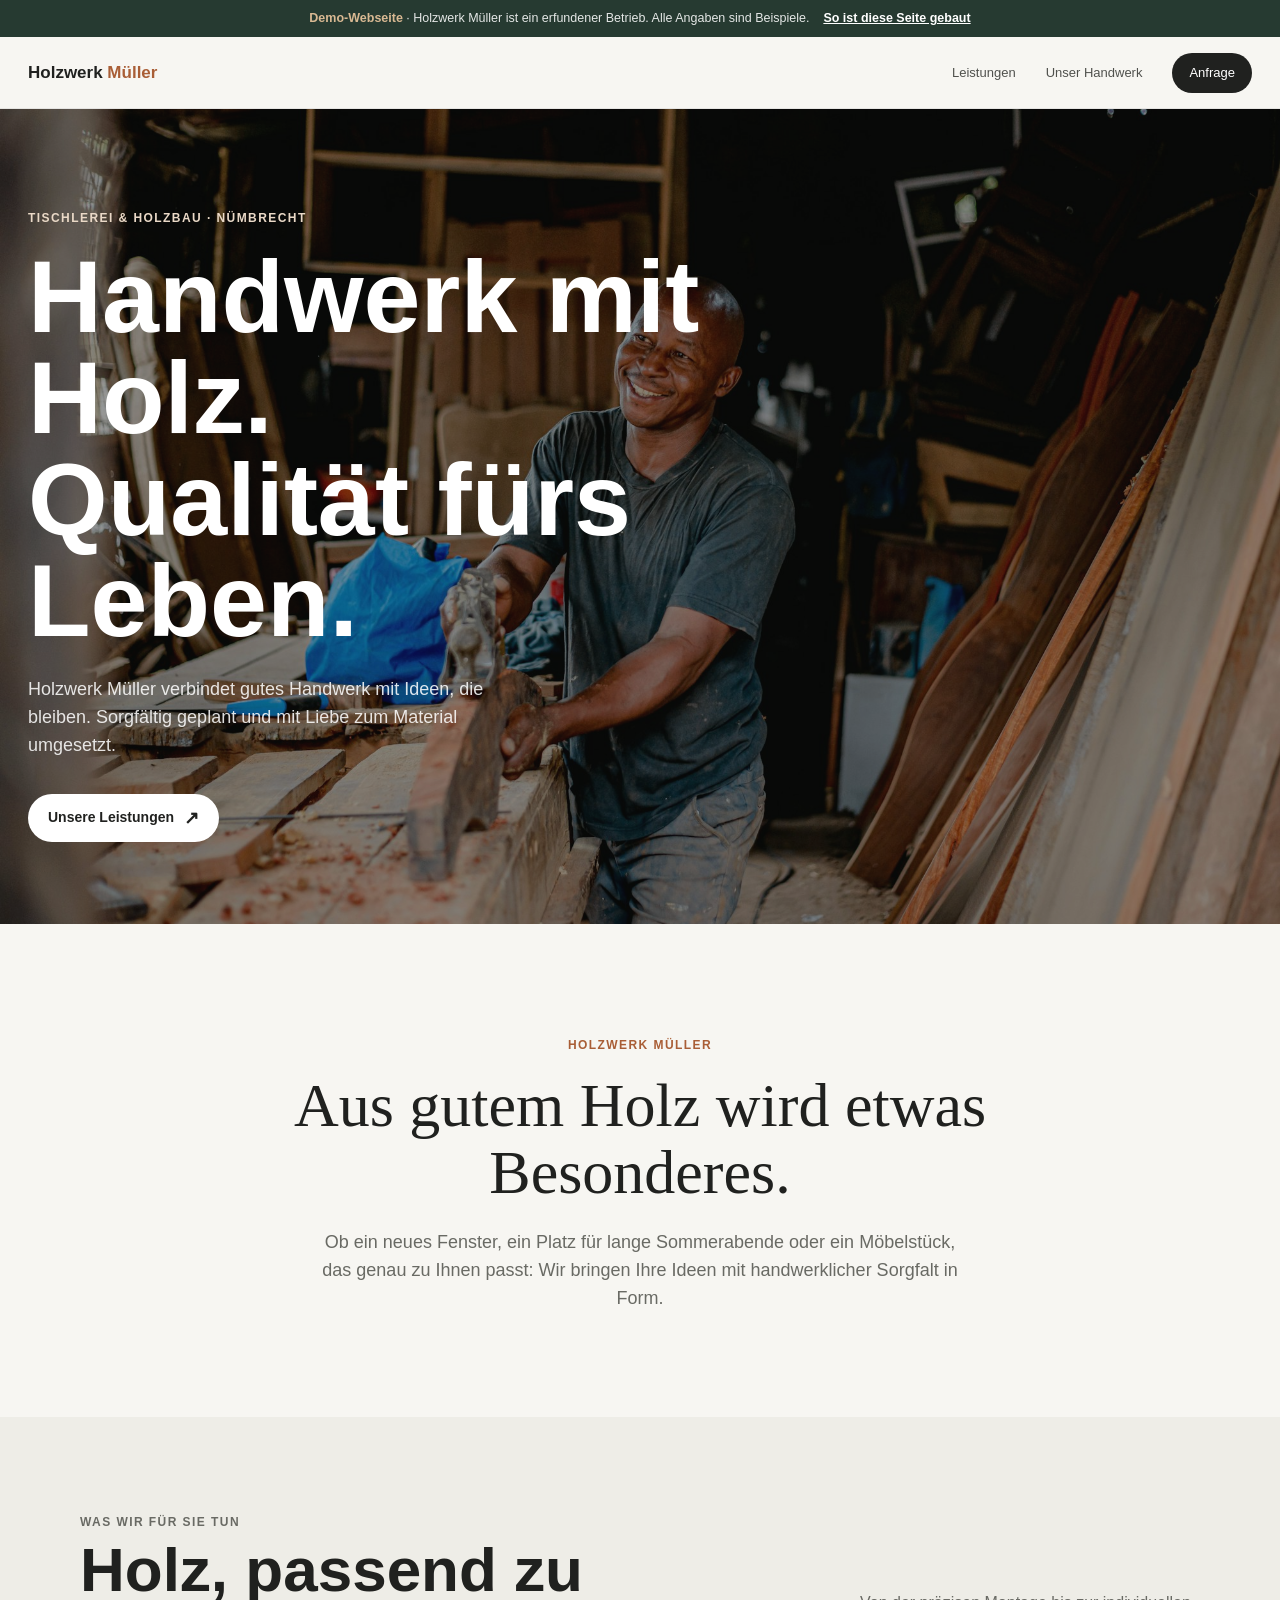
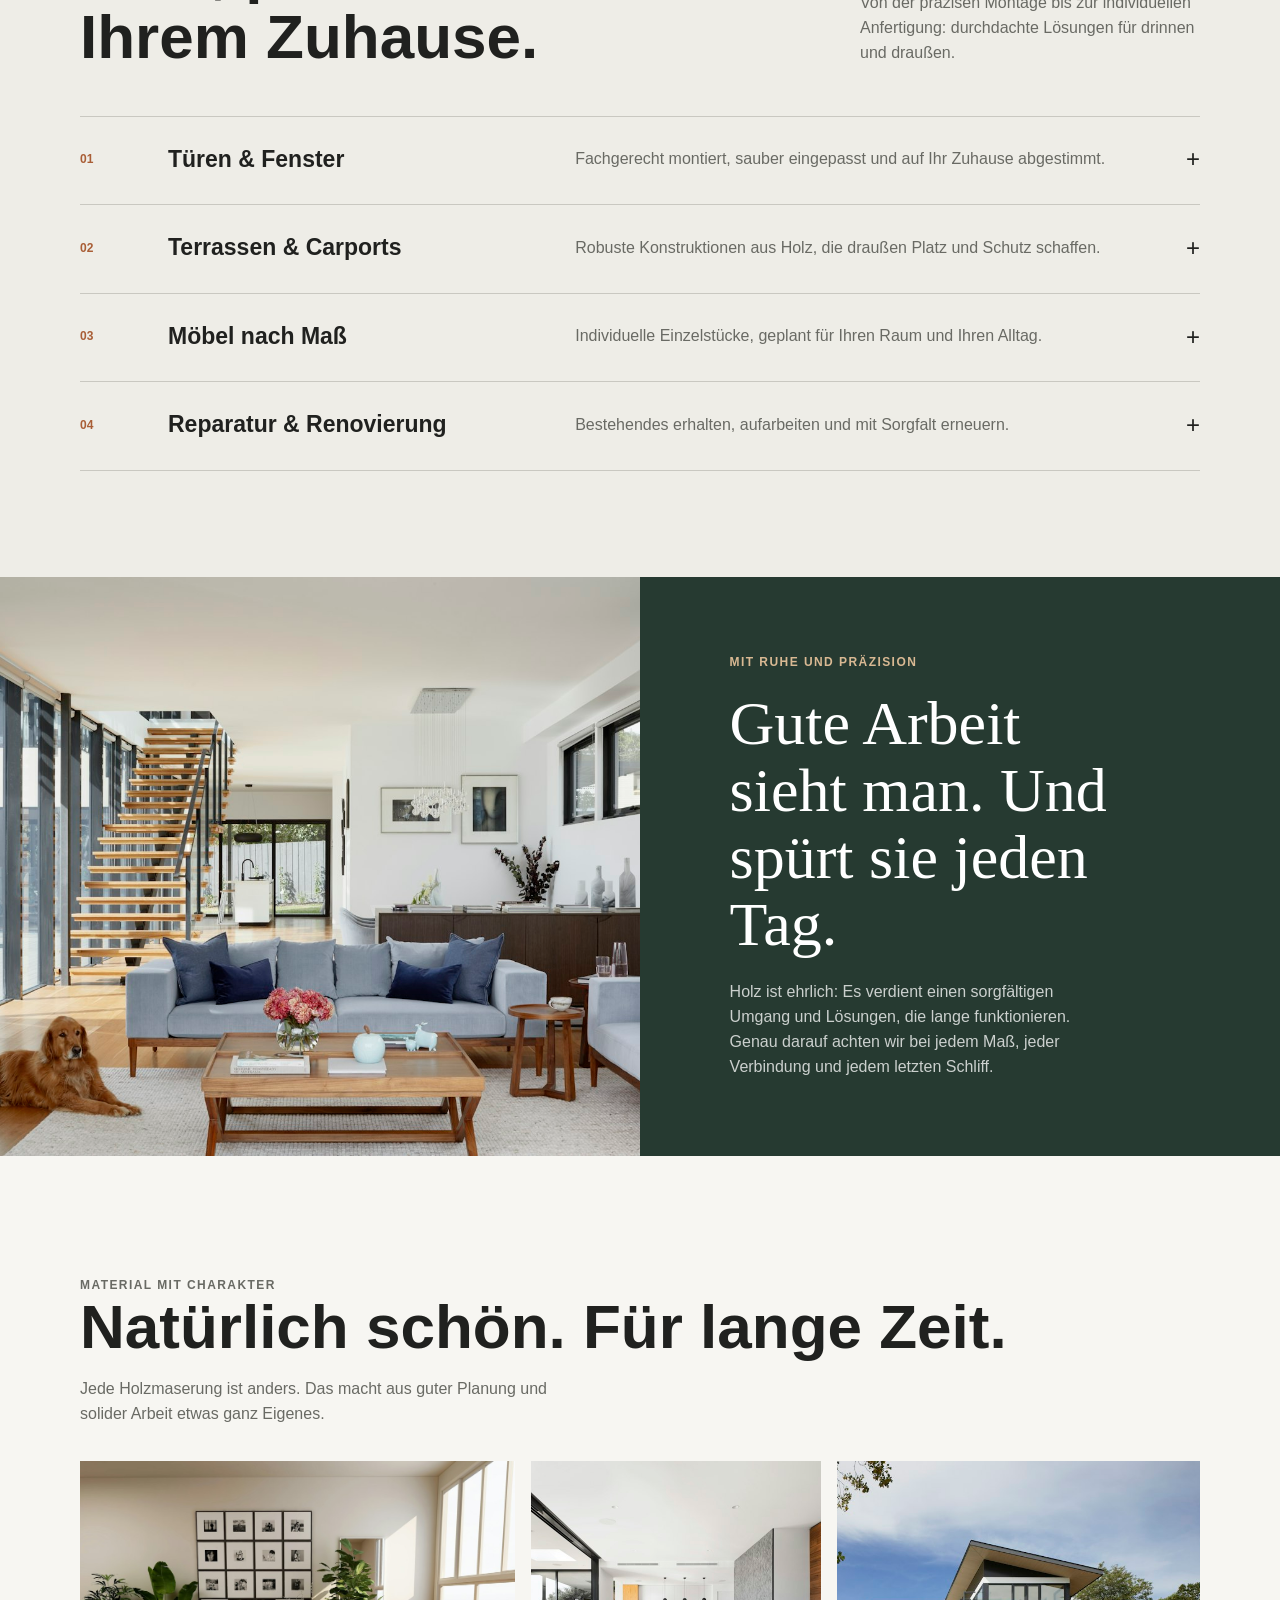
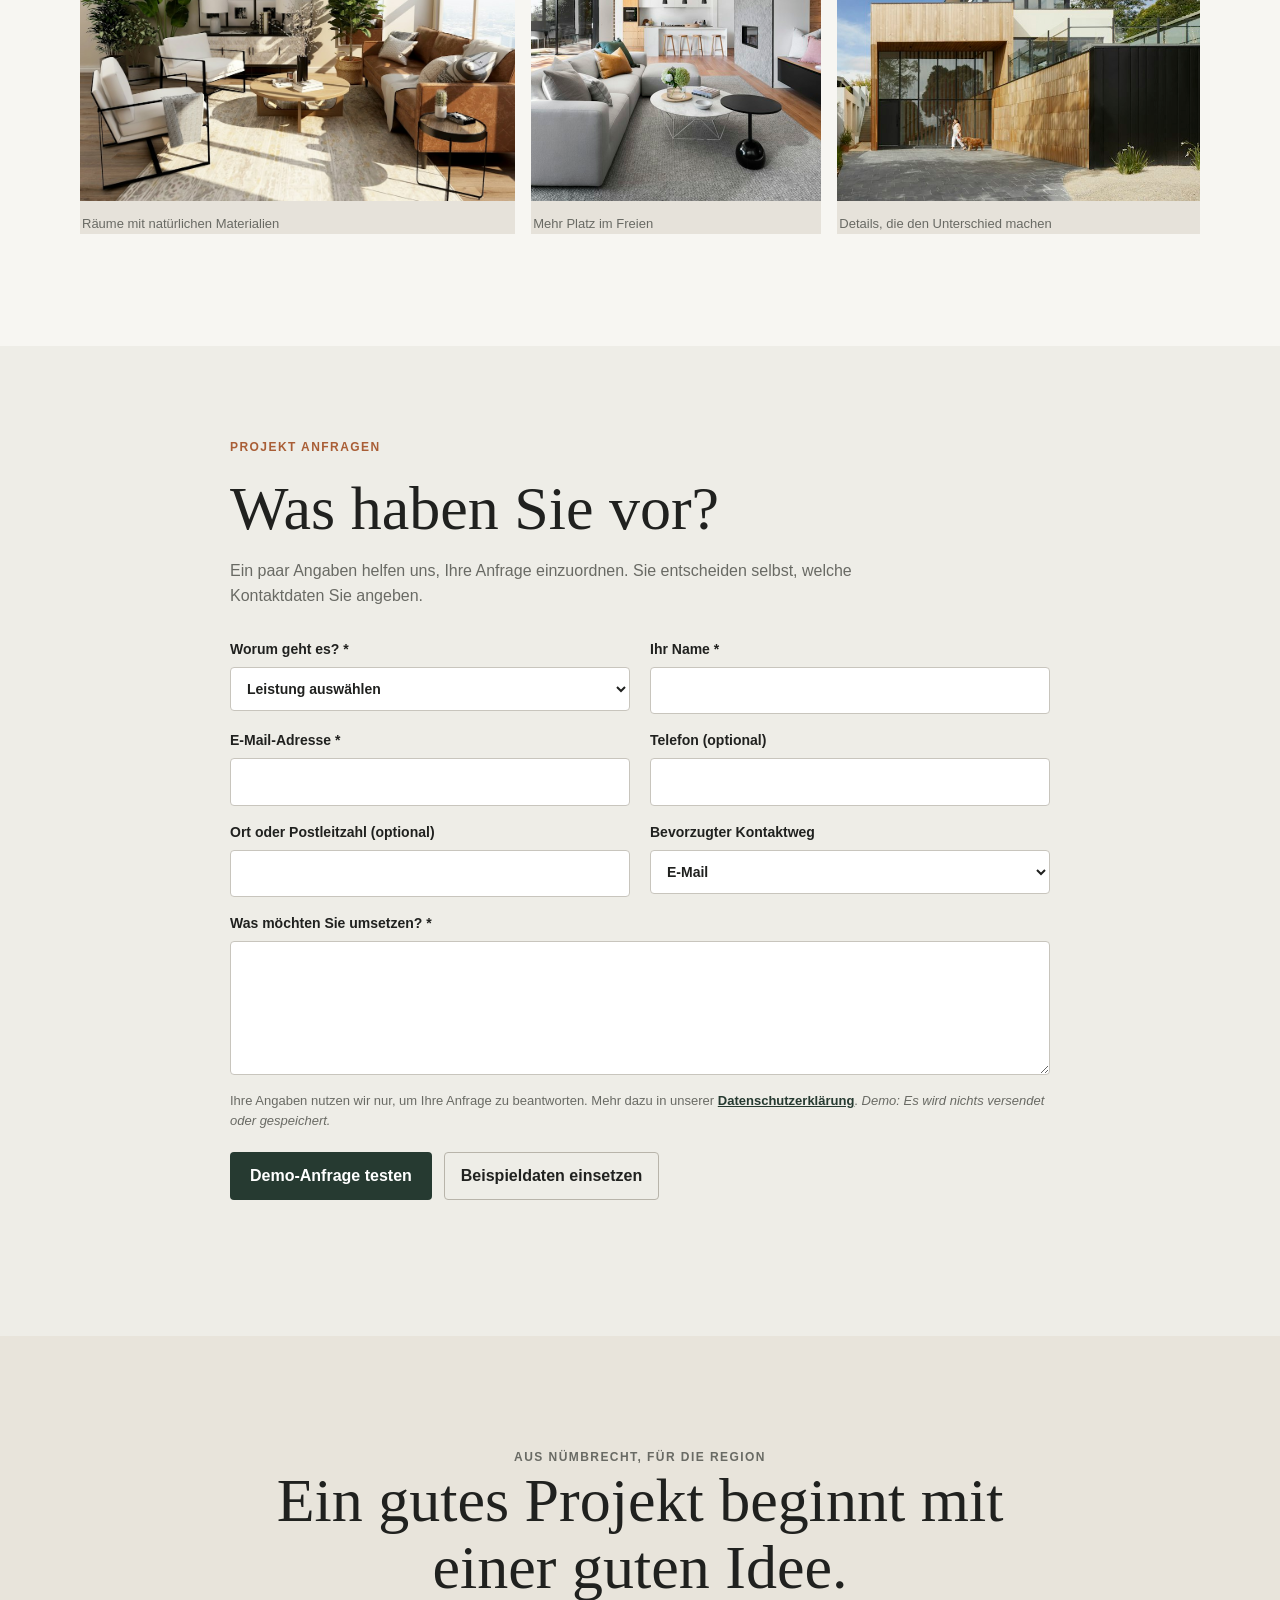
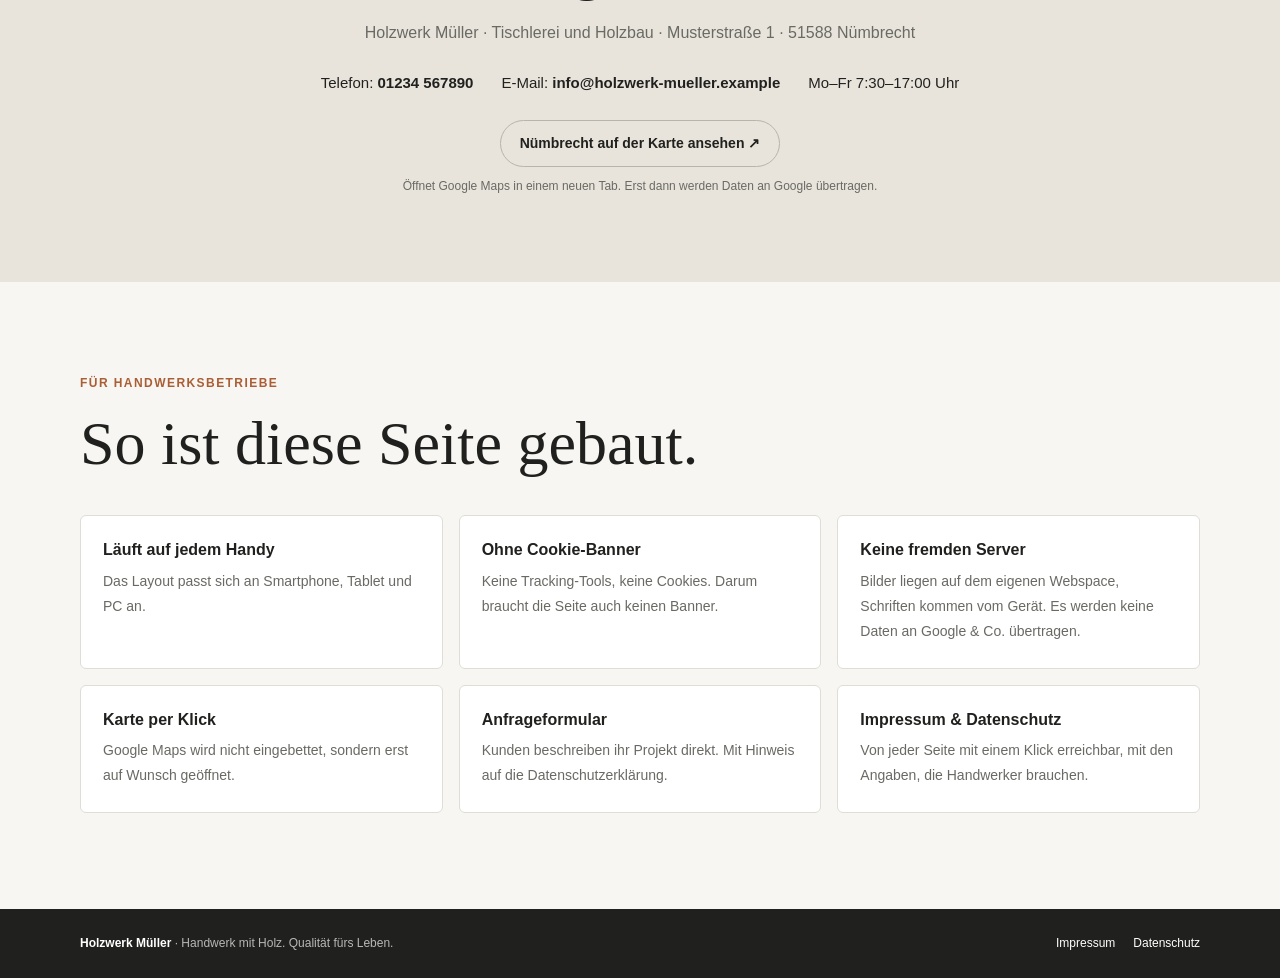
<file: index.html>
<!DOCTYPE html>
<html lang="de">
<head>
  <meta charset="UTF-8">
  <meta name="viewport" content="width=device-width, initial-scale=1.0">
  <meta name="theme-color" content="#f7f6f2">
  <meta name="description" content="Holzwerk Müller aus Nümbrecht: Türen, Fenster, Terrassen, Carports, Möbel nach Maß und Holzarbeiten mit Anspruch.">
  <title>Holzwerk Müller – Handwerk mit Holz. Qualität fürs Leben.</title>
  <style>
    :root {
      color-scheme: light;
      --ink: #20211f;
      --muted: #696a64;
      --paper: #f7f6f2;
      --white: #fff;
      --line: #deddd6;
      --wood: #a95e36;
      --forest: #263a31;
      --serif: Georgia, "Times New Roman", serif;
      --sans: "Avenir Next", Avenir, "Segoe UI", sans-serif;
    }

    * { box-sizing: border-box; }
    html { scroll-behavior: smooth; }
    body {
      margin: 0;
      background: var(--paper);
      color: var(--ink);
      font: 16px/1.55 var(--sans);
      -webkit-font-smoothing: antialiased;
    }
    a { color: inherit; }
    img { display: block; max-width: 100%; }
    .site-header {
      position: sticky;
      z-index: 10;
      top: 0;
      height: 72px;
      border-bottom: 1px solid rgb(32 33 31 / 8%);
      background: rgb(247 246 242 / 92%);
      backdrop-filter: blur(18px);
    }
    .nav-wrap {
      width: min(1240px, calc(100% - 56px));
      height: 100%;
      margin: auto;
      display: flex;
      align-items: center;
      justify-content: space-between;
      gap: 32px;
    }
    .brand {
      flex: 0 0 auto;
      color: var(--ink);
      font-size: 17px;
      font-weight: 700;
      letter-spacing: 0;
      text-decoration: none;
    }
    .brand span { color: var(--wood); }
    .nav-links { display: flex; align-items: center; gap: 30px; }
    .nav-links a {
      color: #50514d;
      font-size: 13px;
      text-decoration: none;
      transition: color 180ms ease;
    }
    .nav-links a:hover { color: var(--wood); }
    .nav-cta {
      padding: 10px 17px;
      border-radius: 999px;
      background: var(--ink);
      color: var(--white) !important;
    }
    .nav-cta:hover { background: var(--forest); }

    .hero {
      position: relative;
      min-height: min(740px, calc(100svh - 72px));
      display: flex;
      align-items: flex-end;
      overflow: hidden;
      background: #292722;
      color: var(--white);
    }
    .hero-image, .hero-shade { position: absolute; inset: 0; width: 100%; height: 100%; }
    .hero-image { object-fit: cover; object-position: center 52%; animation: hero-drift 24s ease-in-out infinite alternate; }
    .hero-shade { background: rgb(17 19 17 / 43%); }
    .hero-content {
      position: relative;
      width: min(1240px, calc(100% - 56px));
      margin: 0 auto;
      padding: 100px 0 82px;
      animation: rise-in 750ms both;
    }
    .eyebrow {
      margin: 0 0 18px;
      color: #ead9c7;
      font-size: 12px;
      font-weight: 650;
      letter-spacing: .12em;
      text-transform: uppercase;
    }
    h1 {
      max-width: 800px;
      margin: 0;
      font-size: clamp(54px, 8vw, 106px);
      font-weight: 600;
      letter-spacing: 0;
      line-height: .99;
    }
    .hero-subtitle {
      max-width: 480px;
      margin: 25px 0 0;
      color: rgb(255 255 255 / 86%);
      font-size: 18px;
    }
    .hero-link {
      display: inline-flex;
      align-items: center;
      gap: 10px;
      margin-top: 34px;
      padding: 13px 20px;
      border-radius: 999px;
      background: var(--white);
      color: var(--ink);
      font-size: 14px;
      font-weight: 650;
      text-decoration: none;
      transition: transform 180ms ease, background 180ms ease;
    }
    .hero-link:hover { transform: translateY(-2px); background: #f1e9df; }
    .hero-link span { font-size: 18px; line-height: 1; }

    .intro {
      width: min(920px, calc(100% - 48px));
      margin: 0 auto;
      padding: 112px 0 104px;
      text-align: center;
    }
    .intro .eyebrow { color: var(--wood); }
    h2 {
      margin: 0;
      font-size: clamp(36px, 5vw, 62px);
      font-weight: 550;
      letter-spacing: 0;
      line-height: 1.08;
    }
    .intro h2 { font-family: var(--serif); font-weight: 400; }
    .intro-copy {
      max-width: 650px;
      margin: 23px auto 0;
      color: var(--muted);
      font-size: 18px;
    }

    .services {
      padding: 96px 0 106px;
      background: #eeede7;
    }
    .section-wrap { width: min(1120px, calc(100% - 56px)); margin: auto; }
    .section-heading {
      display: flex;
      align-items: flex-end;
      justify-content: space-between;
      gap: 30px;
      margin-bottom: 45px;
    }
    .section-heading h2 { max-width: 600px; }
    .section-heading p {
      max-width: 340px;
      margin: 0 0 5px;
      color: var(--muted);
    }
    .service-list { border-top: 1px solid #c9c8c1; }
    .service-item { border-bottom: 1px solid #c9c8c1; }
    .service-row {
      display: grid;
      width: 100%;
      grid-template-columns: 68px minmax(210px, .8fr) 1.2fr 24px;
      align-items: center;
      gap: 20px;
      padding: 25px 0 27px;
      border: 0;
      background: transparent;
      color: inherit;
      font: inherit;
      text-align: left;
      cursor: pointer;
      transition: padding-left 220ms ease;
      list-style: none;
    }
    .service-row::-webkit-details-marker { display: none; }
    .service-row:hover { padding-left: 8px; }
    .service-number { color: var(--wood); font-size: 12px; font-weight: 700; }
    .service-title { font-size: 23px; font-weight: 550; transition: color 220ms ease; }
    .service-row:hover .service-title, .service-item[open] .service-title { color: var(--wood); }
    .service-description { color: var(--muted); }
    .service-chevron { justify-self: end; font-size: 24px; line-height: 1; transition: transform 220ms ease; }
    .service-item[open] .service-chevron { transform: rotate(45deg); }
    .service-example {
      display: grid;
      grid-template-columns: minmax(0, 1fr) minmax(0, 1fr);
      align-items: center;
      gap: 30px;
      padding: 0 24px 28px 88px;
      animation: reveal-panel 300ms ease both;
    }
    .service-example img { width: 100%; aspect-ratio: 16 / 10; border-radius: 6px; object-fit: cover; }
    .service-example .eyebrow { margin: 0 0 8px; color: var(--wood); }
    .service-example h3 { margin: 0; font-size: 22px; font-weight: 550; }
    .service-example p:last-child { margin: 10px 0 0; color: var(--muted); }
    .service-row:focus-visible { outline: 3px solid #d18b5b; outline-offset: 4px; }

    .craft {
      display: grid;
      grid-template-columns: 1fr 1fr;
      min-height: 550px;
      background: var(--forest);
      color: var(--white);
    }
    .craft-image-wrap { min-height: 430px; overflow: hidden; }
    .craft-image { width: 100%; height: 100%; object-fit: cover; }
    .craft-copy {
      align-self: center;
      max-width: 560px;
      padding: 76px clamp(38px, 7vw, 110px);
    }
    .craft-copy .eyebrow { color: #d9b993; }
    .craft-copy h2 { font-family: var(--serif); font-weight: 400; }
    .craft-copy p:not(.eyebrow) { margin: 23px 0 0; color: rgb(255 255 255 / 76%); }

    .work { padding: 104px 0 112px; }
    .work-heading { margin-bottom: 34px; }
    .work-heading p { max-width: 500px; margin: 16px 0 0; color: var(--muted); }
    .gallery {
      display: grid;
      grid-template-columns: 1.2fr .8fr 1fr;
      gap: 16px;
    }
    .gallery figure { margin: 0; overflow: hidden; background: #e6e2da; }
    .gallery img {
      width: 100%;
      height: 340px;
      object-fit: cover;
      transition: transform 500ms ease;
    }
    .gallery figure:hover img { transform: scale(1.035); }
    .gallery figcaption { padding: 13px 2px 0; color: var(--muted); font-size: 13px; }

    .contact {
      padding: 92px 24px 86px;
      background: #e8e4db;
      text-align: center;
    }
    .contact h2 { max-width: 760px; margin: auto; font-family: var(--serif); font-weight: 400; }
    .contact p { margin: 20px 0 0; color: var(--muted); }
    .location-link {
      display: inline-block;
      margin-top: 25px;
      padding: 12px 19px;
      border: 1px solid #b8b4aa;
      border-radius: 999px;
      font-size: 14px;
      font-weight: 650;
      text-decoration: none;
      transition: background 180ms ease;
    }
    .location-link:hover { background: rgb(255 255 255 / 55%); }
    .inquiry {
      padding: 92px 24px 96px;
      background: #eeede7;
    }
    .inquiry-wrap { width: min(820px, 100%); margin: auto; }
    .inquiry .eyebrow { color: var(--wood); }
    .inquiry h2 { max-width: 720px; font-family: var(--serif); font-weight: 400; }
    .inquiry-intro { max-width: 650px; margin: 18px 0 30px; color: var(--muted); }
    .inquiry-form fieldset { margin: 0; padding: 0; border: 0; }
    .inquiry-form fieldset:disabled { opacity: .72; }
    .inquiry-grid { display: grid; grid-template-columns: 1fr 1fr; gap: 0 20px; }
    .inquiry-form label { display: block; margin-bottom: 16px; color: var(--ink); font-size: 14px; font-weight: 600; }
    .inquiry-form input, .inquiry-form select, .inquiry-form textarea {
      display: block;
      width: 100%;
      margin-top: 6px;
      padding: 12px;
      border: 1px solid #c8c5bd;
      border-radius: 4px;
      background: var(--white);
      color: var(--ink);
      font: inherit;
    }
    .inquiry-form textarea { min-height: 132px; resize: vertical; }
    .inquiry-form input:focus-visible, .inquiry-form select:focus-visible, .inquiry-form textarea:focus-visible {
      outline: 3px solid #d18b5b;
      outline-offset: 2px;
    }
    .privacy-note { margin: 2px 0 20px; color: var(--muted); font-size: 13px; }
    .inquiry-submit {
      min-height: 48px;
      padding: 12px 20px;
      border: 0;
      border-radius: 4px;
      background: var(--forest);
      color: var(--white);
      font: inherit;
      font-weight: 650;
      cursor: pointer;
    }
    .inquiry-submit:hover { background: var(--ink); }
    .inquiry-submit:focus-visible { outline: 3px solid #d18b5b; outline-offset: 3px; }
    .inquiry-actions { display: flex; flex-wrap: wrap; align-items: center; gap: 12px; }
    .inquiry-example {
      min-height: 48px;
      padding: 11px 16px;
      border: 1px solid #b8b4aa;
      border-radius: 4px;
      background: transparent;
      color: var(--ink);
      font: inherit;
      font-weight: 600;
      cursor: pointer;
    }
    .inquiry-example:hover { background: rgb(255 255 255 / 60%); }
    .inquiry-example:focus-visible { outline: 3px solid #d18b5b; outline-offset: 3px; }
    .inquiry-status { min-height: 1.6em; margin: 14px 0 0; color: var(--forest); font-weight: 600; }
    .privacy-note a { color: var(--forest); font-weight: 600; }
    .contact-details {
      display: flex;
      flex-wrap: wrap;
      justify-content: center;
      gap: 10px 28px;
      margin: 26px auto 0;
      padding: 0;
      list-style: none;
      font-size: 15px;
    }
    .contact-details a { font-weight: 650; text-decoration: none; }
    .contact-details a:hover { color: var(--wood); }
    .contact .map-note { margin-top: 10px; font-size: 12px; }

    .demo-bar {
      display: flex;
      flex-wrap: wrap;
      justify-content: center;
      align-items: center;
      gap: 6px 14px;
      padding: 9px 20px;
      background: var(--forest);
      color: rgb(255 255 255 / 88%);
      font-size: 12.5px;
      text-align: center;
    }
    .demo-bar strong { color: #d9b993; }
    .demo-bar a { color: var(--white); font-weight: 650; }

    .demo-features { padding: 92px 0 96px; background: var(--paper); }
    .demo-features h2 { font-family: var(--serif); font-weight: 400; }
    .demo-features .eyebrow { color: var(--wood); }
    .feature-grid {
      display: grid;
      grid-template-columns: repeat(3, 1fr);
      gap: 16px;
      margin: 38px 0 0;
      padding: 0;
      list-style: none;
    }
    .feature-grid li {
      padding: 22px 22px 24px;
      border: 1px solid var(--line);
      border-radius: 6px;
      background: var(--white);
    }
    .feature-grid strong { display: block; margin-bottom: 6px; font-size: 16px; }
    .feature-grid span { color: var(--muted); font-size: 14px; }

    footer {
      display: flex;
      flex-wrap: wrap;
      justify-content: space-between;
      gap: 12px 20px;
      padding: 25px max(28px, calc((100% - 1120px) / 2));
      background: var(--ink);
      color: rgb(255 255 255 / 68%);
      font-size: 12px;
    }
    footer p { margin: 0; }
    footer strong { color: var(--white); font-weight: 600; }
    .footer-links { display: flex; gap: 18px; }
    .footer-links a { color: var(--white); text-decoration: none; }
    .footer-links a:hover { color: #d9b993; }
    a:focus-visible { outline: 3px solid #d18b5b; outline-offset: 4px; }

    @keyframes rise-in {
      from { opacity: 0; transform: translateY(16px); }
      to { opacity: 1; transform: translateY(0); }
    }
    @keyframes hero-drift {
      from { transform: scale(1.02); }
      to { transform: scale(1.08); }
    }
    @keyframes reveal-panel {
      from { opacity: 0; transform: translateY(-8px); }
      to { opacity: 1; transform: translateY(0); }
    }
    .js-enabled .reveal {
      opacity: 0;
      transform: translateY(22px);
      transition: opacity 700ms ease, transform 700ms cubic-bezier(.2, .7, .2, 1);
      transition-delay: var(--reveal-delay, 0ms);
    }
    .js-enabled .reveal.is-visible { opacity: 1; transform: translateY(0); }
    @media (prefers-reduced-motion: reduce) {
      *, *::before, *::after { scroll-behavior: auto !important; animation-duration: .01ms !important; transition-duration: .01ms !important; }
    }
    @media (max-width: 760px) {
      .site-header { height: auto; min-height: 66px; }
      .nav-wrap { width: calc(100% - 36px); min-height: 66px; gap: 14px; }
      .nav-links { gap: 14px; }
      .nav-links a { font-size: 12px; }
      .nav-links a:nth-child(2) { display: none; }
      .nav-cta { padding: 9px 13px; }
      .hero { min-height: 650px; min-height: min(720px, calc(100svh - 66px)); }
      .hero-content { width: calc(100% - 40px); padding: 70px 0 58px; }
      .hero-image { object-position: 56% center; }
      .hero-shade { background: rgb(17 19 17 / 49%); }
      .hero-subtitle { max-width: 390px; font-size: 16px; }
      .intro { width: calc(100% - 40px); padding: 78px 0 75px; }
      .section-wrap { width: calc(100% - 40px); }
      .services, .work { padding: 76px 0; }
      .section-heading { align-items: flex-start; flex-direction: column; gap: 14px; margin-bottom: 32px; }
      .service-row { grid-template-columns: 38px 1fr 20px; gap: 8px 12px; padding: 21px 0; }
      .service-title { font-size: 20px; }
      .service-description { grid-column: 2; }
      .service-chevron { grid-column: 3; grid-row: 1 / 3; align-self: center; }
      .service-example { grid-template-columns: 1fr; gap: 16px; padding: 0 0 24px 50px; }
      .service-example h3 { font-size: 20px; }
      .craft { grid-template-columns: 1fr; }
      .craft-image-wrap { min-height: 330px; max-height: 430px; }
      .craft-copy { padding: 58px 28px 66px; }
      .gallery { grid-template-columns: 1fr 1fr; gap: 22px 12px; }
      .gallery figure:first-child { grid-column: 1 / -1; }
      .gallery img { height: 230px; }
      .gallery figure:first-child img { height: 300px; }
      .contact { padding: 72px 22px; }
      .inquiry { padding: 72px 20px; }
      .inquiry-grid { grid-template-columns: 1fr; gap: 0; }
      .demo-features { padding: 72px 0; }
      .feature-grid { grid-template-columns: 1fr; }
      .contact-details { flex-direction: column; }
      footer { flex-direction: column; padding: 22px 20px; }
    }
    @media (max-width: 420px) {
      .nav-links { gap: 10px; }
      .nav-links a:first-child { display: none; }
      h1 { font-size: 51px; }
      .gallery { grid-template-columns: 1fr; }
      .gallery figure:first-child { grid-column: auto; }
      .gallery img, .gallery figure:first-child img { height: 260px; }
    }
  </style>
  <script>document.documentElement.classList.add('js-enabled');</script>
</head>
<body>
  <div class="demo-bar" role="note">
    <span><strong>Demo-Webseite</strong> · Holzwerk Müller ist ein erfundener Betrieb. Alle Angaben sind Beispiele.</span>
    <a href="#so-gebaut">So ist diese Seite gebaut</a>
  </div>
  <header class="site-header">
    <div class="nav-wrap">
      <a class="brand" href="#start" aria-label="Holzwerk Müller – zur Startseite">Holzwerk <span>Müller</span></a>
      <nav class="nav-links" aria-label="Hauptnavigation">
        <a href="#leistungen">Leistungen</a>
        <a href="#handwerk">Unser Handwerk</a>
        <a class="nav-cta" href="#anfrage">Anfrage</a>
      </nav>
    </div>
  </header>

  <main>
    <section class="hero" id="start" aria-labelledby="hero-title">
      <img class="hero-image" src="bilder/werkstatt-hero.jpg" alt="Tischler hobelt lächelnd ein Brett in seiner Werkstatt">
      <div class="hero-shade" aria-hidden="true"></div>
      <div class="hero-content">
        <p class="eyebrow">Tischlerei &amp; Holzbau · Nümbrecht</p>
        <h1 id="hero-title">Handwerk mit Holz.<br>Qualität fürs Leben.</h1>
        <p class="hero-subtitle">Holzwerk Müller verbindet gutes Handwerk mit Ideen, die bleiben. Sorgfältig geplant und mit Liebe zum Material umgesetzt.</p>
        <a class="hero-link" href="#leistungen">Unsere Leistungen <span aria-hidden="true">↗</span></a>
      </div>
    </section>

    <section class="intro" aria-labelledby="intro-title">
      <p class="eyebrow">Holzwerk Müller</p>
      <h2 id="intro-title">Aus gutem Holz wird etwas Besonderes.</h2>
      <p class="intro-copy">Ob ein neues Fenster, ein Platz für lange Sommerabende oder ein Möbelstück, das genau zu Ihnen passt: Wir bringen Ihre Ideen mit handwerklicher Sorgfalt in Form.</p>
    </section>

    <section class="services" id="leistungen" aria-labelledby="services-title">
      <div class="section-wrap">
        <div class="section-heading">
          <div>
            <p class="eyebrow">Was wir für Sie tun</p>
            <h2 id="services-title">Holz, passend zu Ihrem Zuhause.</h2>
          </div>
          <p>Von der präzisen Montage bis zur individuellen Anfertigung: durchdachte Lösungen für drinnen und draußen.</p>
        </div>
        <div class="service-list">
          <details class="service-item" name="service-examples">
            <summary class="service-row">
              <span class="service-number">01</span>
              <span class="service-title">Türen &amp; Fenster</span>
              <span class="service-description">Fachgerecht montiert, sauber eingepasst und auf Ihr Zuhause abgestimmt.</span>
              <span class="service-chevron" aria-hidden="true">+</span>
            </summary>
            <div class="service-example">
              <img src="bilder/fensterplatz.jpg" alt="Helles Zimmer mit großem Fenster und warmen Holzdetails" loading="lazy">
              <div>
                <p class="eyebrow">Beispielbild · Idee</p>
                <h3>Ein Fensterplatz mit Blick ins Grüne</h3>
                <p>Passgenaue Fenster und ein sauber gearbeiteter Holzrahmen bringen Licht und Ruhe in den Raum.</p>
              </div>
            </div>
          </details>
          <details class="service-item" name="service-examples">
            <summary class="service-row">
              <span class="service-number">02</span>
              <span class="service-title">Terrassen &amp; Carports</span>
              <span class="service-description">Robuste Konstruktionen aus Holz, die draußen Platz und Schutz schaffen.</span>
              <span class="service-chevron" aria-hidden="true">+</span>
            </summary>
            <div class="service-example">
              <img src="bilder/terrasse.jpg" alt="Terrassenbereich mit Holz und Blick ins Grüne" loading="lazy">
              <div>
                <p class="eyebrow">Beispielbild · Idee</p>
                <h3>Eine Terrasse für lange Abende</h3>
                <p>Breite Dielen, eine klare Kante und genug Platz für den Gartentisch: ein neues Zimmer unter freiem Himmel.</p>
              </div>
            </div>
          </details>
          <details class="service-item" name="service-examples">
            <summary class="service-row">
              <span class="service-number">03</span>
              <span class="service-title">Möbel nach Maß</span>
              <span class="service-description">Individuelle Einzelstücke, geplant für Ihren Raum und Ihren Alltag.</span>
              <span class="service-chevron" aria-hidden="true">+</span>
            </summary>
            <div class="service-example">
              <img src="bilder/wohnraum-moebel.jpg" alt="Wohnzimmer mit individuell abgestimmten Möbeln und Holzoberflächen" loading="lazy">
              <div>
                <p class="eyebrow">Beispielbild · Idee</p>
                <h3>Ein Regal bis unters Dach</h3>
                <p>Jeder Zentimeter sinnvoll genutzt, mit offenen Fächern für Bücher und Platz für die Dinge, die bleiben sollen.</p>
              </div>
            </div>
          </details>
          <details class="service-item" name="service-examples">
            <summary class="service-row">
              <span class="service-number">04</span>
              <span class="service-title">Reparatur &amp; Renovierung</span>
              <span class="service-description">Bestehendes erhalten, aufarbeiten und mit Sorgfalt erneuern.</span>
              <span class="service-chevron" aria-hidden="true">+</span>
            </summary>
            <div class="service-example">
              <img src="bilder/werkstatt-saege.jpg" alt="Handwerker sägt ein Holzstück mit einer Kappsäge" loading="lazy">
              <div>
                <p class="eyebrow">Beispielbild · Idee</p>
                <h3>Altes Holz, neuer Alltag</h3>
                <p>Eine abgenutzte Tür wird aufgearbeitet, Beschläge werden erneuert und die vertraute Maserung bleibt erhalten.</p>
              </div>
            </div>
          </details>
        </div>
      </div>
    </section>

    <section class="craft" id="handwerk" aria-labelledby="craft-title">
      <div class="craft-image-wrap">
        <img class="craft-image" src="bilder/fensterplatz.jpg" alt="Heller Wohnraum mit sorgfältig verarbeitetem Holz" loading="lazy">
      </div>
      <div class="craft-copy">
        <p class="eyebrow">Mit Ruhe und Präzision</p>
        <h2 id="craft-title">Gute Arbeit sieht man. Und spürt sie jeden Tag.</h2>
        <p>Holz ist ehrlich: Es verdient einen sorgfältigen Umgang und Lösungen, die lange funktionieren. Genau darauf achten wir bei jedem Maß, jeder Verbindung und jedem letzten Schliff.</p>
      </div>
    </section>

    <section class="work" aria-labelledby="work-title">
      <div class="section-wrap">
        <div class="work-heading">
          <p class="eyebrow">Material mit Charakter</p>
          <h2 id="work-title">Natürlich schön. Für lange Zeit.</h2>
          <p>Jede Holzmaserung ist anders. Das macht aus guter Planung und solider Arbeit etwas ganz Eigenes.</p>
        </div>
        <div class="gallery">
          <figure>
            <img src="bilder/wohnraum-moebel.jpg" alt="Wohnbereich mit maßgefertigten Holzelementen" loading="lazy">
            <figcaption>Räume mit natürlichen Materialien</figcaption>
          </figure>
          <figure>
            <img src="bilder/terrasse.jpg" alt="Terrasse mit Holz und Blick ins Grüne" loading="lazy">
            <figcaption>Mehr Platz im Freien</figcaption>
          </figure>
          <figure>
            <img src="bilder/innenraum-details.jpg" alt="Handwerklich gestalteter Innenraum mit warmen Oberflächen" loading="lazy">
            <figcaption>Details, die den Unterschied machen</figcaption>
          </figure>
        </div>
      </div>
    </section>

    <section class="inquiry" id="anfrage" aria-labelledby="inquiry-title">
      <div class="inquiry-wrap">
        <p class="eyebrow">Projekt anfragen</p>
        <h2 id="inquiry-title">Was haben Sie vor?</h2>
        <p class="inquiry-intro">Ein paar Angaben helfen uns, Ihre Anfrage einzuordnen. Sie entscheiden selbst, welche Kontaktdaten Sie angeben.</p>

        <form class="inquiry-form" id="anfrage-form" method="post">
          <fieldset id="anfrage-felder" disabled>
            <div class="inquiry-grid">
              <label for="anfrage-leistung">Worum geht es? <span aria-hidden="true">*</span>
                <select id="anfrage-leistung" name="leistung" required>
                  <option value="" selected disabled>Leistung auswählen</option>
                  <option>Türen und Fenster</option>
                  <option>Terrasse oder Carport</option>
                  <option>Möbel nach Maß</option>
                  <option>Reparatur oder Renovierung</option>
                  <option>Sonstiges</option>
                </select>
              </label>
              <label for="anfrage-name">Ihr Name <span aria-hidden="true">*</span>
                <input id="anfrage-name" name="name" type="text" autocomplete="name" required>
              </label>
              <label for="anfrage-email">E-Mail-Adresse <span aria-hidden="true">*</span>
                <input id="anfrage-email" name="email" type="email" autocomplete="email" required>
              </label>
              <label for="anfrage-telefon">Telefon (optional)
                <input id="anfrage-telefon" name="telefon" type="tel" autocomplete="tel">
              </label>
              <label for="anfrage-ort">Ort oder Postleitzahl (optional)
                <input id="anfrage-ort" name="ort" type="text" autocomplete="postal-code">
              </label>
              <label for="anfrage-kontaktweg">Bevorzugter Kontaktweg
                <select id="anfrage-kontaktweg" name="kontaktweg">
                  <option value="E-Mail">E-Mail</option>
                  <option value="Telefon">Telefon</option>
                </select>
              </label>
            </div>
            <label for="anfrage-details">Was möchten Sie umsetzen? <span aria-hidden="true">*</span>
              <textarea id="anfrage-details" name="details" rows="5" required></textarea>
            </label>
            <p class="privacy-note" id="anfrage-datenschutz">Ihre Angaben nutzen wir nur, um Ihre Anfrage zu beantworten. Mehr dazu in unserer <a href="datenschutz.html">Datenschutzerklärung</a>. <em>Demo: Es wird nichts versendet oder gespeichert.</em></p>
            <div class="inquiry-actions">
              <button class="inquiry-submit" type="submit">Demo-Anfrage testen</button>
              <button class="inquiry-example" id="anfrage-demo" type="button">Beispieldaten einsetzen</button>
            </div>
            <p class="inquiry-status" id="anfrage-status" role="status" aria-live="polite"></p>
          </fieldset>
        </form>
      </div>
    </section>

    <section class="contact" id="kontakt" aria-labelledby="contact-title">
      <p class="eyebrow">Aus Nümbrecht, für die Region</p>
      <h2 id="contact-title">Ein gutes Projekt beginnt mit einer guten Idee.</h2>
      <p>Holzwerk Müller · Tischlerei und Holzbau · Musterstraße 1 · 51588 Nümbrecht</p>
      <ul class="contact-details">
        <li>Telefon: <a href="tel:+491234567890">01234 567890</a></li>
        <li>E-Mail: <a href="mailto:info@holzwerk-mueller.example">info@holzwerk-mueller.example</a></li>
        <li>Mo–Fr 7:30–17:00 Uhr</li>
      </ul>
      <a class="location-link" href="https://www.google.com/maps/search/?api=1&amp;query=N%C3%BCmbrecht%2C+NRW" target="_blank" rel="noreferrer">Nümbrecht auf der Karte ansehen ↗</a>
      <p class="map-note">Öffnet Google Maps in einem neuen Tab. Erst dann werden Daten an Google übertragen.</p>
    </section>

    <section class="demo-features" id="so-gebaut" aria-labelledby="features-title">
      <div class="section-wrap">
        <p class="eyebrow">Für Handwerksbetriebe</p>
        <h2 id="features-title">So ist diese Seite gebaut.</h2>
        <ul class="feature-grid">
          <li><strong>Läuft auf jedem Handy</strong><span>Das Layout passt sich an Smartphone, Tablet und PC an.</span></li>
          <li><strong>Ohne Cookie-Banner</strong><span>Keine Tracking-Tools, keine Cookies. Darum braucht die Seite auch keinen Banner.</span></li>
          <li><strong>Keine fremden Server</strong><span>Bilder liegen auf dem eigenen Webspace, Schriften kommen vom Gerät. Es werden keine Daten an Google &amp; Co. übertragen.</span></li>
          <li><strong>Karte per Klick</strong><span>Google Maps wird nicht eingebettet, sondern erst auf Wunsch geöffnet.</span></li>
          <li><strong>Anfrageformular</strong><span>Kunden beschreiben ihr Projekt direkt. Mit Hinweis auf die Datenschutzerklärung.</span></li>
          <li><strong>Impressum &amp; Datenschutz</strong><span>Von jeder Seite mit einem Klick erreichbar, mit den Angaben, die Handwerker brauchen.</span></li>
        </ul>
      </div>
    </section>
  </main>

  <footer>
    <p><strong>Holzwerk Müller</strong> · Handwerk mit Holz. Qualität fürs Leben.</p>
    <nav class="footer-links" aria-label="Rechtliches">
      <a href="impressum.html">Impressum</a>
      <a href="datenschutz.html">Datenschutz</a>
    </nav>
  </footer>
  <script>
    const inquiryForm = document.getElementById('anfrage-form');
    const inquiryFields = document.getElementById('anfrage-felder');
    document.getElementById('anfrage-demo').addEventListener('click', () => {
      document.getElementById('anfrage-leistung').value = 'Möbel nach Maß';
      document.getElementById('anfrage-name').value = 'Alex Beispiel';
      document.getElementById('anfrage-email').value = 'alex.beispiel@example.com';
      document.getElementById('anfrage-ort').value = 'Nümbrecht';
      document.getElementById('anfrage-details').value = 'Ich interessiere mich für ein maßgefertigtes Regal aus Eiche. Bitte melden Sie sich für ein erstes Beratungsgespräch.';
      document.getElementById('anfrage-status').textContent = 'Beispieldaten sind eingesetzt. Testen Sie jetzt den Demo-Ablauf.';
    });
    inquiryForm.addEventListener('submit', (event) => {
      event.preventDefault();
      const formData = new FormData(inquiryForm);
      document.getElementById('anfrage-status').textContent = `Demo erfolgreich: Die Anfrage von ${formData.get('name')} wurde lokal geprüft, aber nicht versendet oder gespeichert.`;
    });
    inquiryFields.disabled = false;

    const revealItems = document.querySelectorAll('.intro, .services .section-heading, .service-row, .craft-image-wrap, .craft-copy, .work-heading, .gallery figure, .contact > *');
    revealItems.forEach((item, index) => {
      item.classList.add('reveal');
      item.style.setProperty('--reveal-delay', `${index % 4 * 90}ms`);
    });

    const revealObserver = new IntersectionObserver((entries, observer) => {
      entries.forEach(entry => {
        if (entry.isIntersecting) {
          entry.target.classList.add('is-visible');
          observer.unobserve(entry.target);
        }
      });
    }, { threshold: 0.14 });

    revealItems.forEach(item => revealObserver.observe(item));
  </script>
</body>
</html>
</file>
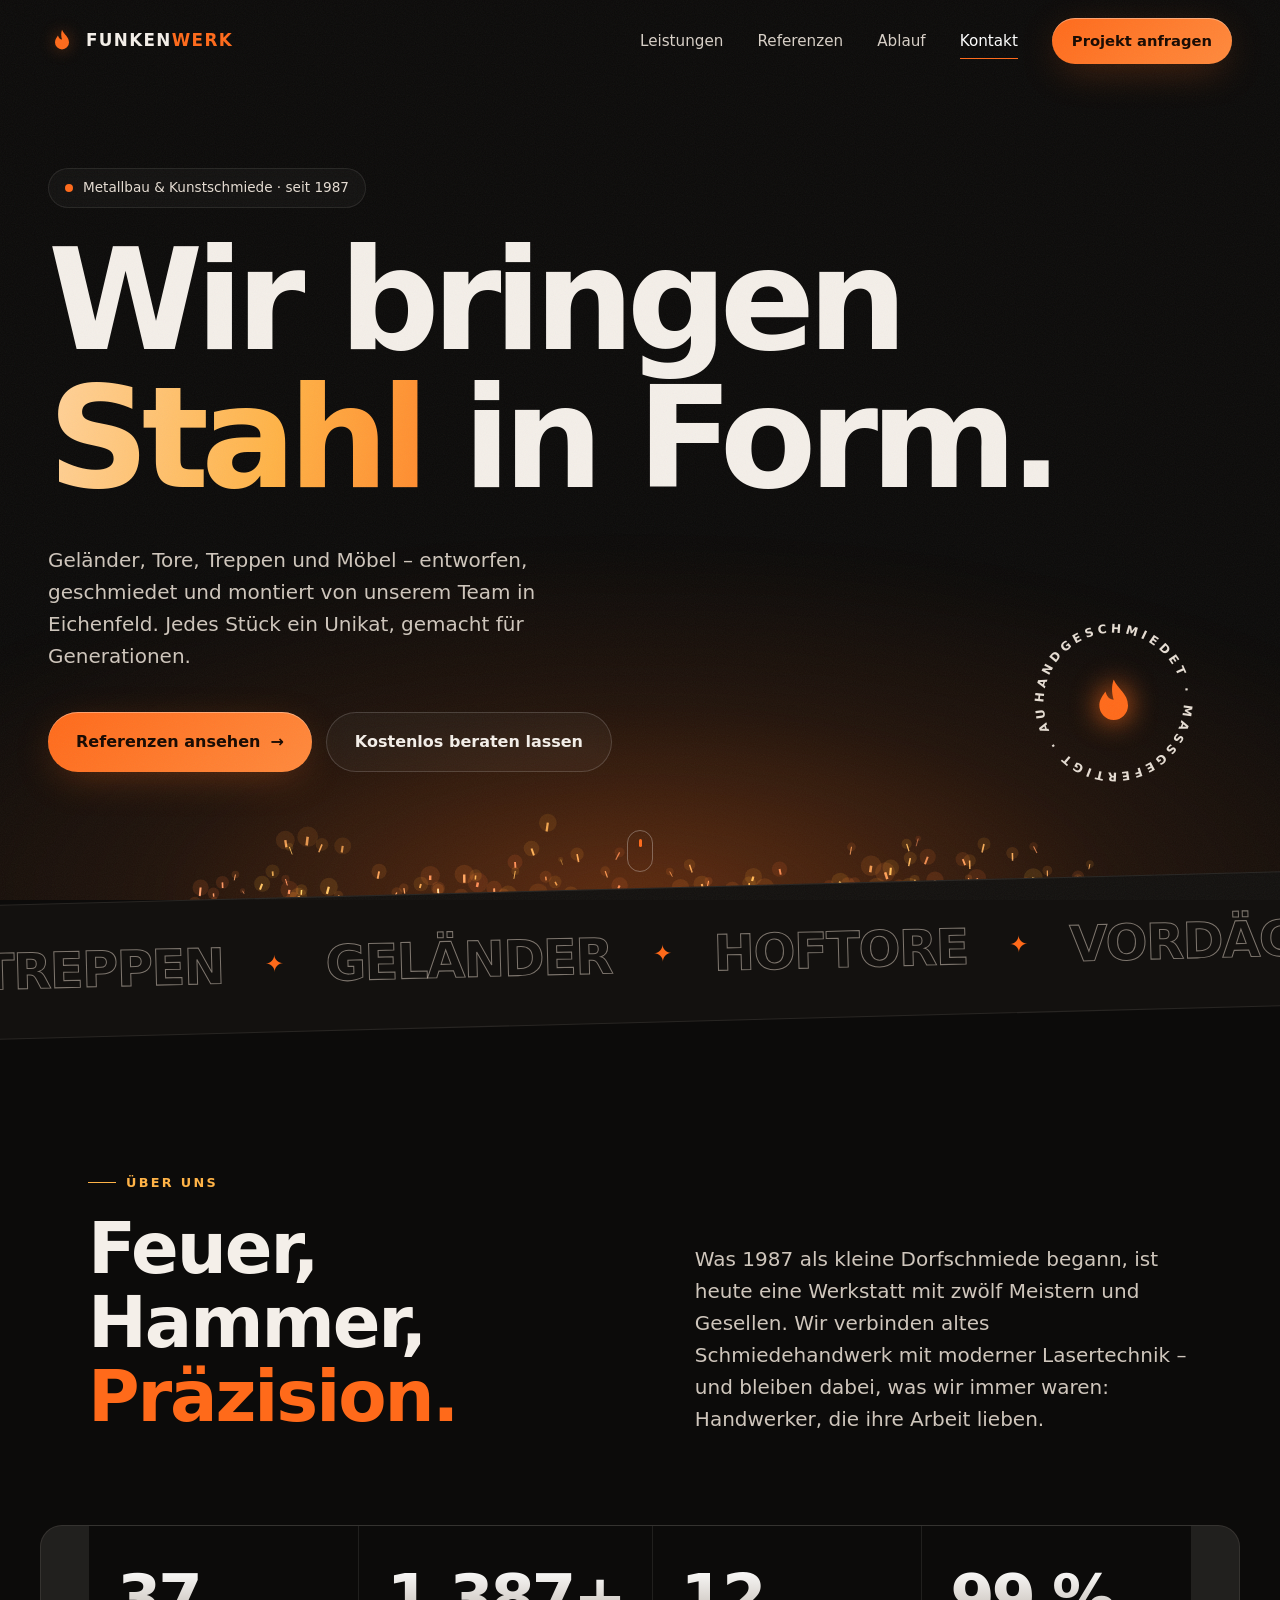
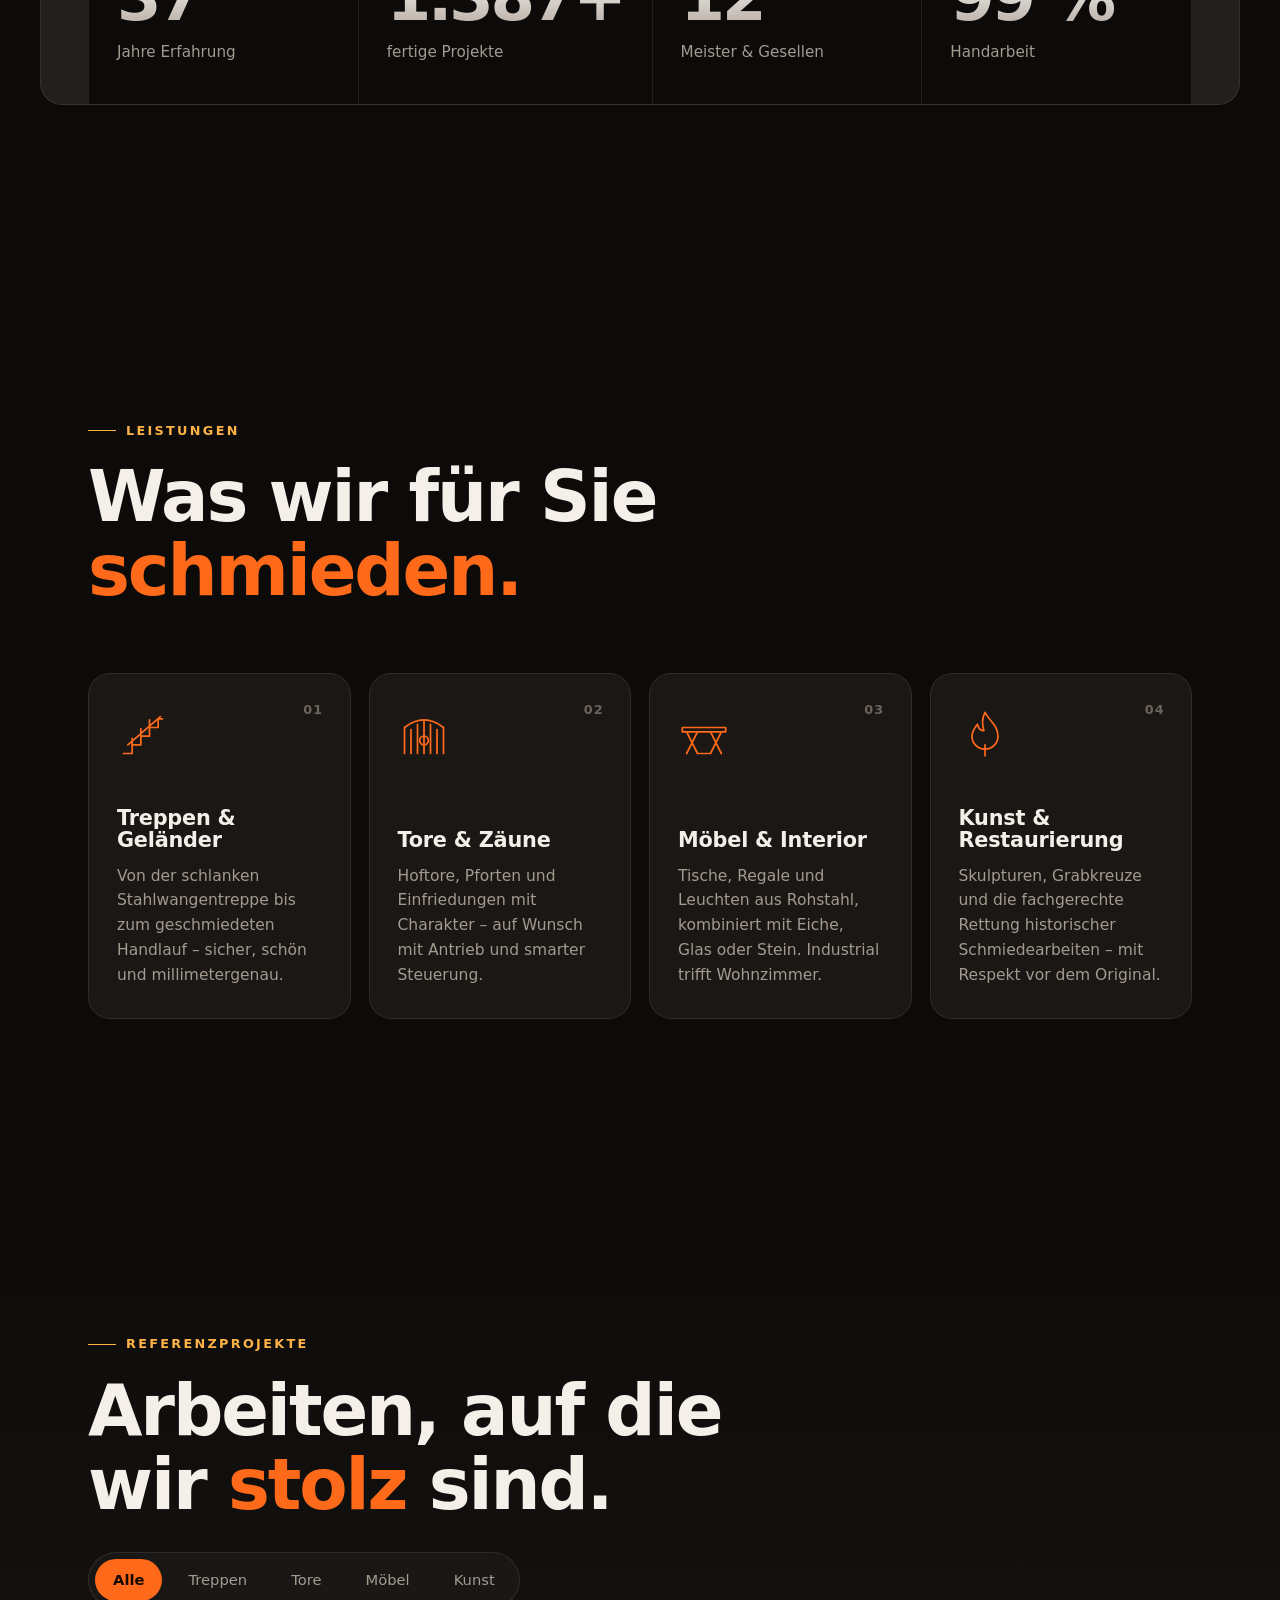
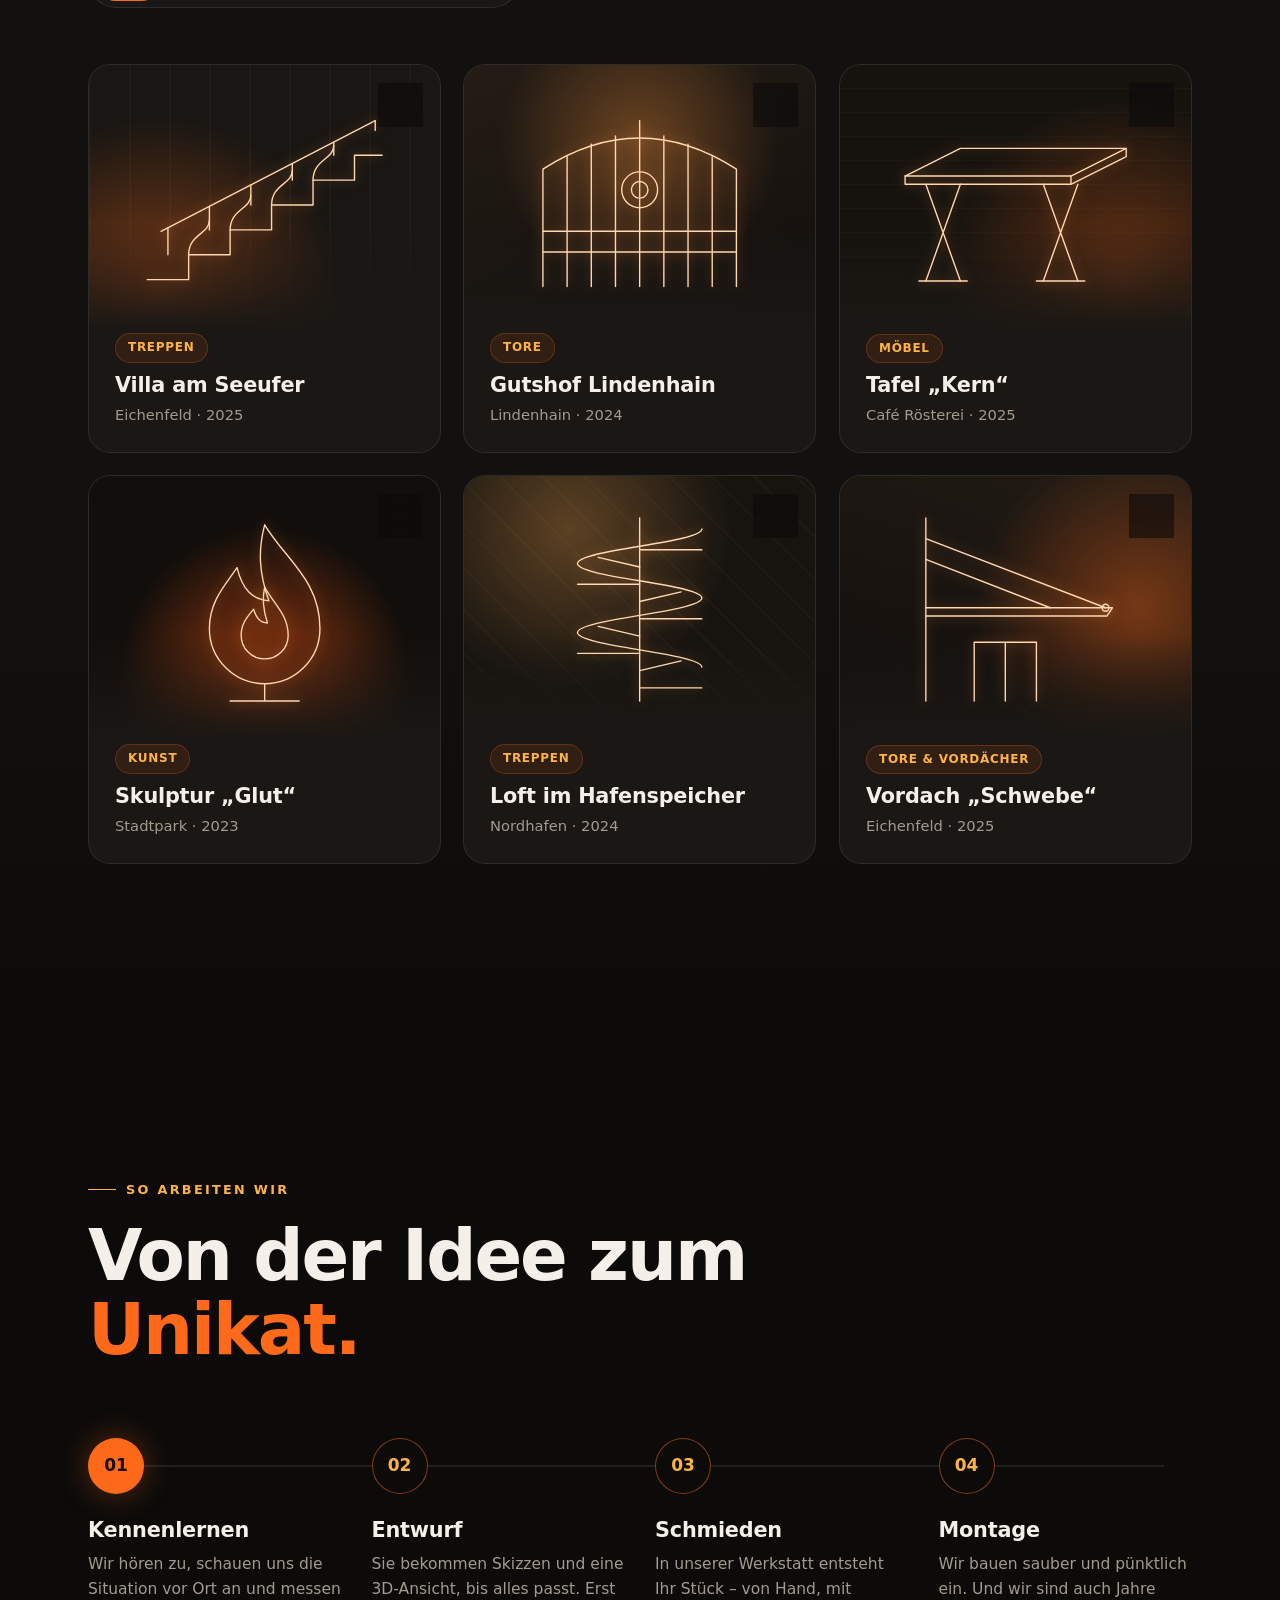
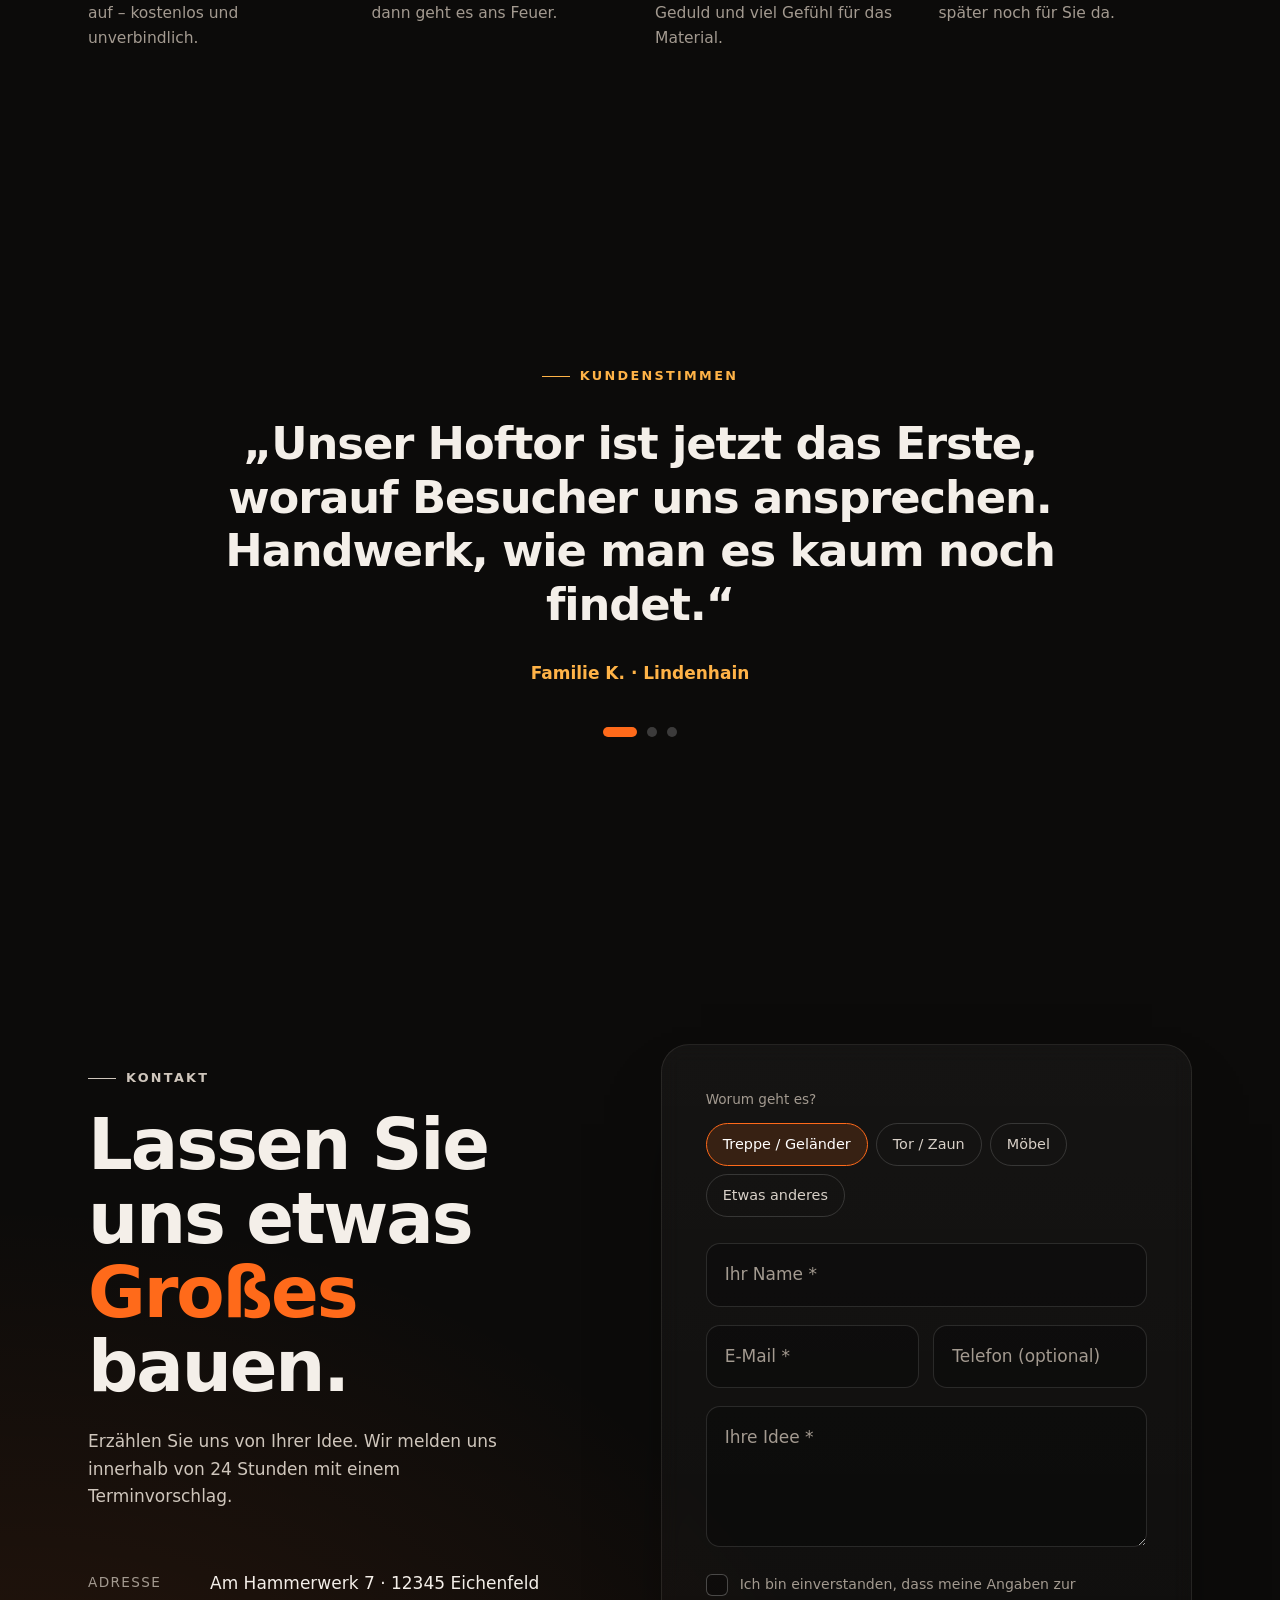
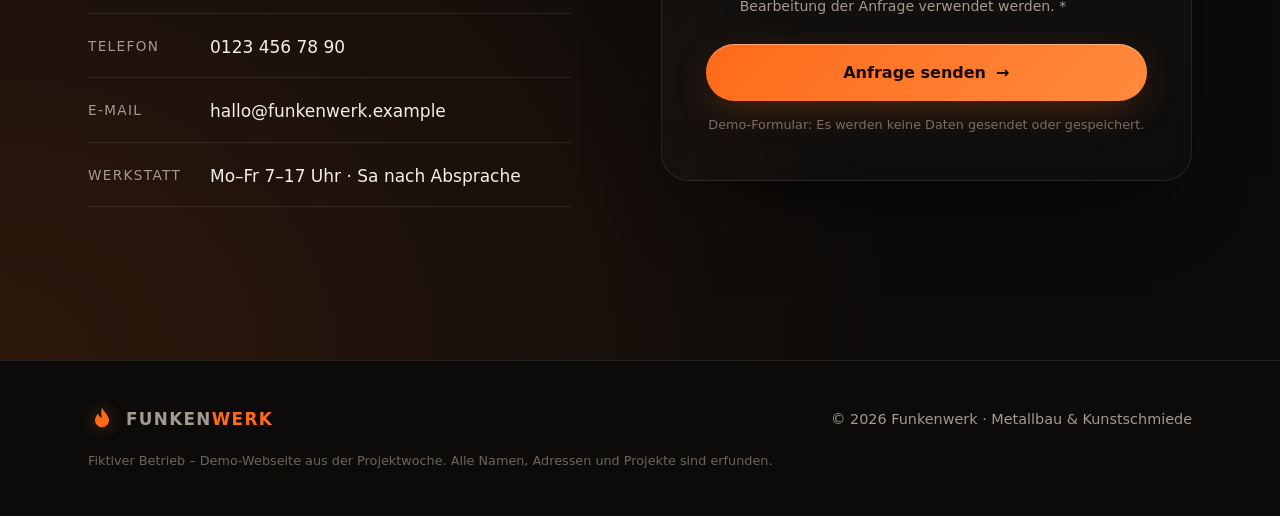
<file: funkenwerk/index.html>
<!doctype html>
<html lang="de">
<head>
  <meta charset="utf-8">
  <meta name="viewport" content="width=device-width, initial-scale=1">
  <title>Funkenwerk – Metallbau & Kunstschmiede</title>
  <meta name="description" content="Funkenwerk – fiktive Metallbau-Werkstatt und Kunstschmiede. Demo-Projekt einer Projektwoche.">
  <meta name="theme-color" content="#0c0b0a">
  <link rel="icon" href="data:image/svg+xml,%3Csvg xmlns='http://www.w3.org/2000/svg' viewBox='0 0 32 32'%3E%3Crect width='32' height='32' rx='8' fill='%230c0b0a'/%3E%3Cpath d='M16 5c2 5 7 7 7 13a7 7 0 0 1-14 0c0-3 2-5 3-7 1 3 2 4 4 4-1-4-1-7 0-10z' fill='%23ff6a1a'/%3E%3C/svg%3E">
  <link rel="stylesheet" href="style.css">
</head>
<body>
  <div class="progress" aria-hidden="true"></div>
  <div class="cursor-glow" aria-hidden="true"></div>

  <!-- ===== Kopfzeile ===== -->
  <header class="header">
    <a href="#start" class="logo" aria-label="Funkenwerk – zur Startseite">
      <svg viewBox="0 0 32 32" aria-hidden="true"><path d="M16 3c2.4 5.6 8 7.8 8 14.6a8 8 0 0 1-16 0c0-3.4 2-5.6 3.4-7.8 1 3.2 2.4 4.4 4.6 4.6-1.2-4.4-1.2-7.8 0-11.4z"/></svg>
      <span>FUNKEN<b>WERK</b></span>
    </a>
    <nav class="nav" id="nav" aria-label="Hauptnavigation">
      <a href="#leistungen">Leistungen</a>
      <a href="#referenzen">Referenzen</a>
      <a href="#ablauf">Ablauf</a>
      <a href="#kontakt">Kontakt</a>
      <a href="#kontakt" class="btn btn-small nav-cta">Projekt anfragen</a>
    </nav>
    <button class="burger" aria-label="Menü öffnen" aria-expanded="false" aria-controls="nav">
      <span></span><span></span>
    </button>
  </header>

  <main>
    <!-- ===== Hero ===== -->
    <section class="hero" id="start">
      <canvas class="sparks" aria-hidden="true"></canvas>
      <div class="hero-glow" aria-hidden="true"></div>
      <div class="hero-inner">
        <p class="eyebrow reveal"><span class="dot"></span> Metallbau & Kunstschmiede · seit 1987</p>
        <h1 class="hero-title" aria-label="Wir bringen Stahl in Form.">
          <span class="line"><span class="word">Wir</span> <span class="word">bringen</span></span>
          <span class="line"><span class="word glow-text">Stahl</span> <span class="word">in</span> <span class="word">Form.</span></span>
        </h1>
        <p class="hero-text reveal">Geländer, Tore, Treppen und Möbel – entworfen, geschmiedet und montiert von unserem Team in Eichenfeld. Jedes Stück ein Unikat, gemacht für Generationen.</p>
        <div class="hero-actions reveal">
          <a href="#referenzen" class="btn magnetic">Referenzen ansehen <span class="arrow">→</span></a>
          <a href="#kontakt" class="btn btn-ghost magnetic">Kostenlos beraten lassen</a>
        </div>
      </div>

      <div class="badge" aria-hidden="true">
        <svg viewBox="0 0 200 200">
          <defs><path id="circle" d="M100,100 m-78,0 a78,78 0 1,1 156,0 a78,78 0 1,1 -156,0"/></defs>
          <text><textPath href="#circle">HANDGESCHMIEDET · MASSGEFERTIGT · AUS EICHENFELD · </textPath></text>
        </svg>
        <svg class="badge-core" viewBox="0 0 32 32"><path d="M16 3c2.4 5.6 8 7.8 8 14.6a8 8 0 0 1-16 0c0-3.4 2-5.6 3.4-7.8 1 3.2 2.4 4.4 4.6 4.6-1.2-4.4-1.2-7.8 0-11.4z"/></svg>
      </div>

      <a href="#leistungen" class="scroll-hint" aria-label="Weiter nach unten scrollen"><span></span></a>
    </section>

    <!-- ===== Laufband ===== -->
    <div class="marquee" aria-hidden="true">
      <div class="marquee-track">
        <span>Treppen</span><i>✦</i><span>Geländer</span><i>✦</i><span>Hoftore</span><i>✦</i><span>Vordächer</span><i>✦</i><span>Stahlmöbel</span><i>✦</i><span>Kunstobjekte</span><i>✦</i><span>Restaurierung</span><i>✦</i>
        <span>Treppen</span><i>✦</i><span>Geländer</span><i>✦</i><span>Hoftore</span><i>✦</i><span>Vordächer</span><i>✦</i><span>Stahlmöbel</span><i>✦</i><span>Kunstobjekte</span><i>✦</i><span>Restaurierung</span><i>✦</i>
      </div>
    </div>

    <!-- ===== Über uns + Zahlen ===== -->
    <section class="about section">
      <div class="container about-grid">
        <div>
          <p class="kicker reveal">Über uns</p>
          <h2 class="reveal">Feuer, Hammer, <em>Präzision.</em></h2>
        </div>
        <div class="about-text reveal">
          <p>Was 1987 als kleine Dorfschmiede begann, ist heute eine Werkstatt mit zwölf Meistern und Gesellen. Wir verbinden altes Schmiedehandwerk mit moderner Lasertechnik – und bleiben dabei, was wir immer waren: Handwerker, die ihre Arbeit lieben.</p>
        </div>
      </div>
      <div class="container stats">
        <div class="stat reveal"><strong data-count="37">0</strong><span>Jahre Erfahrung</span></div>
        <div class="stat reveal"><strong data-count="1400" data-suffix="+">0</strong><span>fertige Projekte</span></div>
        <div class="stat reveal"><strong data-count="12">0</strong><span>Meister & Gesellen</span></div>
        <div class="stat reveal"><strong data-count="100" data-suffix=" %">0</strong><span>Handarbeit</span></div>
      </div>
    </section>

    <!-- ===== Leistungen ===== -->
    <section class="services section" id="leistungen">
      <div class="container">
        <p class="kicker reveal">Leistungen</p>
        <h2 class="reveal">Was wir für Sie <em>schmieden.</em></h2>
        <div class="service-grid">
          <article class="card spotlight reveal">
            <svg class="icon" viewBox="0 0 48 48" aria-hidden="true"><path d="M6 42h8v-8h8v-8h8v-8h8v-8h4"/><path d="M10 34 40 8M14 34v-6M22 26v-7M30 18v-7"/></svg>
            <h3>Treppen & Geländer</h3>
            <p>Von der schlanken Stahlwangentreppe bis zum geschmiedeten Handlauf – sicher, schön und millimetergenau.</p>
            <span class="card-num">01</span>
          </article>
          <article class="card spotlight reveal">
            <svg class="icon" viewBox="0 0 48 48" aria-hidden="true"><path d="M6 42V18q18-14 36 0v24"/><path d="M24 42V11M12 42V20M18 42V15M30 42V15M36 42V20"/><circle cx="24" cy="30" r="4"/></svg>
            <h3>Tore & Zäune</h3>
            <p>Hoftore, Pforten und Einfriedungen mit Charakter – auf Wunsch mit Antrieb und smarter Steuerung.</p>
            <span class="card-num">02</span>
          </article>
          <article class="card spotlight reveal">
            <svg class="icon" viewBox="0 0 48 48" aria-hidden="true"><path d="M4 18h40v4H4z"/><path d="M8 22l10 20M40 22 30 42M18 42h12M8 42l10-20M40 42 30 22"/></svg>
            <h3>Möbel & Interior</h3>
            <p>Tische, Regale und Leuchten aus Rohstahl, kombiniert mit Eiche, Glas oder Stein. Industrial trifft Wohnzimmer.</p>
            <span class="card-num">03</span>
          </article>
          <article class="card spotlight reveal">
            <svg class="icon" viewBox="0 0 48 48" aria-hidden="true"><path d="M24 4c4 8 12 12 12 22a12 12 0 0 1-24 0c0-5 3-8 5-11 1 4 3 6 6 6-2-6-2-11 1-17z"/><path d="M24 44V34"/></svg>
            <h3>Kunst & Restaurierung</h3>
            <p>Skulpturen, Grabkreuze und die fachgerechte Rettung historischer Schmiedearbeiten – mit Respekt vor dem Original.</p>
            <span class="card-num">04</span>
          </article>
        </div>
      </div>
    </section>

    <!-- ===== Referenzen ===== -->
    <section class="projects section" id="referenzen">
      <div class="container">
        <div class="projects-head">
          <div>
            <p class="kicker reveal">Referenzprojekte</p>
            <h2 class="reveal">Arbeiten, auf die wir <em>stolz</em> sind.</h2>
          </div>
          <div class="filters reveal" role="group" aria-label="Referenzen filtern">
            <button class="filter active" data-filter="alle" aria-pressed="true">Alle</button>
            <button class="filter" data-filter="treppen" aria-pressed="false">Treppen</button>
            <button class="filter" data-filter="tore" aria-pressed="false">Tore</button>
            <button class="filter" data-filter="moebel" aria-pressed="false">Möbel</button>
            <button class="filter" data-filter="kunst" aria-pressed="false">Kunst</button>
          </div>
        </div>

        <div class="project-grid">
          <!-- 1 -->
          <button class="project reveal" data-cat="treppen"
            data-title="Villa am Seeufer" data-place="Eichenfeld" data-year="2025"
            data-material="Rohstahl, geölt · Eiche massiv" data-time="6 Wochen"
            data-desc="Eine frei tragende Wangentreppe über zwei Etagen mit einem handgeschmiedeten Handlauf, der sich wie ein Band durch das Haus zieht. Jede Stufe wurde vor Ort eingemessen.">
            <div class="project-art art-1">
              <svg viewBox="0 0 400 300" aria-hidden="true">
                <path pathLength="1" d="M30 270h60v-36h60v-36h60v-36h60v-36h60v-36h40"/>
                <path pathLength="1" d="M50 200 L360 40"/>
                <path pathLength="1" d="M60 234V195M120 198V164M180 162V133M240 126V102M300 90V71M360 54V40"/>
                <path pathLength="1" d="M90 234c0-30 30-30 30-50M150 198c0-30 30-30 30-50M210 162c0-30 30-30 30-50M270 126c0-30 30-30 30-50"/>
              </svg>
            </div>
            <div class="project-info">
              <span class="tag">Treppen</span>
              <h3>Villa am Seeufer</h3>
              <p>Eichenfeld · 2025</p>
            </div>
            <span class="project-open" aria-hidden="true">+</span>
          </button>
          <!-- 2 -->
          <button class="project reveal" data-cat="tore"
            data-title="Gutshof Lindenhain" data-place="Lindenhain" data-year="2024"
            data-material="Schmiedeeisen, feuerverzinkt · Messingdetails" data-time="9 Wochen"
            data-desc="Ein zweiflügeliges Hoftor mit 4,20 m Breite, inspiriert von den Originalbeschlägen aus dem 19. Jahrhundert. Mit unsichtbarem Antrieb und Smartphone-Steuerung.">
            <div class="project-art art-2">
              <svg viewBox="0 0 400 300" aria-hidden="true">
                <path pathLength="1" d="M60 280V110q140-90 280 0v170"/>
                <path pathLength="1" d="M200 280V40"/>
                <path pathLength="1" d="M95 280V92M130 280V74M165 280V62M235 280V62M270 280V74M305 280V92"/>
                <path pathLength="1" d="M60 200h280M60 230h280"/>
                <circle pathLength="1" cx="200" cy="140" r="26"/>
                <circle pathLength="1" cx="200" cy="140" r="12"/>
              </svg>
            </div>
            <div class="project-info">
              <span class="tag">Tore</span>
              <h3>Gutshof Lindenhain</h3>
              <p>Lindenhain · 2024</p>
            </div>
            <span class="project-open" aria-hidden="true">+</span>
          </button>
          <!-- 3 -->
          <button class="project reveal" data-cat="moebel"
            data-title="Tafel „Kern“" data-place="Café Rösterei, Eichenfeld" data-year="2025"
            data-material="Schwarzstahl · Eiche-Altholz" data-time="3 Wochen"
            data-desc="Eine 4 Meter lange Tafel für eine Kaffeerösterei. Das gekreuzte Stahlgestell trägt eine Platte aus 120 Jahre altem Eichenholz aus einer abgerissenen Scheune.">
            <div class="project-art art-3">
              <svg viewBox="0 0 400 300" aria-hidden="true">
                <path pathLength="1" d="M40 120 L120 80 H360 L280 120 Z"/>
                <path pathLength="1" d="M40 120v12h240v-12M280 132l80-40v-12"/>
                <path pathLength="1" d="M70 132l50 140M120 132 70 272M240 132l50 140M290 132l-50 140"/>
                <path pathLength="1" d="M60 272h70M230 272h70"/>
              </svg>
            </div>
            <div class="project-info">
              <span class="tag">Möbel</span>
              <h3>Tafel „Kern“</h3>
              <p>Café Rösterei · 2025</p>
            </div>
            <span class="project-open" aria-hidden="true">+</span>
          </button>
          <!-- 4 -->
          <button class="project reveal" data-cat="kunst"
            data-title="Skulptur „Glut“" data-place="Stadtpark Eichenfeld" data-year="2023"
            data-material="Cortenstahl · 380 kg" data-time="11 Wochen"
            data-desc="Eine 3,5 Meter hohe Flammenskulptur zum 800-jährigen Stadtjubiläum. Bei Sonnenuntergang leuchtet die rostrote Oberfläche wie glühendes Eisen.">
            <div class="project-art art-4">
              <svg viewBox="0 0 400 300" aria-hidden="true">
                <path pathLength="1" d="M200 30c30 50 80 80 80 150a80 80 0 0 1-160 0c0-40 24-64 40-88 8 32 22 46 46 48-14-40-16-72-6-110z"/>
                <path pathLength="1" d="M200 120c14 26 34 40 34 70a34 34 0 0 1-68 0c0-18 10-28 18-38 4 14 10 20 20 20-6-18-8-34-4-52z"/>
                <path pathLength="1" d="M150 285h100M200 260v25"/>
              </svg>
            </div>
            <div class="project-info">
              <span class="tag">Kunst</span>
              <h3>Skulptur „Glut“</h3>
              <p>Stadtpark · 2023</p>
            </div>
            <span class="project-open" aria-hidden="true">+</span>
          </button>
          <!-- 5 -->
          <button class="project reveal" data-cat="treppen"
            data-title="Loft im Hafenspeicher" data-place="Nordhafen" data-year="2024"
            data-material="Stahl, pulverbeschichtet · Glas" data-time="5 Wochen"
            data-desc="Eine Spindeltreppe als Herzstück eines umgebauten Speichers. 16 Stufen, eine durchgehende Spindel und ein Geländer, das kaum zu sehen und doch absolut sicher ist.">
            <div class="project-art art-5">
              <svg viewBox="0 0 400 300" aria-hidden="true">
                <path pathLength="1" d="M200 20V285"/>
                <path pathLength="1" d="M200 266h90M200 241l60-14M200 216h-90M200 191l-60-14M200 166h90M200 141l60-14M200 116h-90M200 91l-60-14M200 66h90"/>
                <path pathLength="1" d="M290 236C290 216 110 206 110 186S290 156 290 136 110 106 110 86 290 56 290 36"/>
              </svg>
            </div>
            <div class="project-info">
              <span class="tag">Treppen</span>
              <h3>Loft im Hafenspeicher</h3>
              <p>Nordhafen · 2024</p>
            </div>
            <span class="project-open" aria-hidden="true">+</span>
          </button>
          <!-- 6 -->
          <button class="project reveal" data-cat="tore"
            data-title="Vordach „Schwebe“" data-place="Praxis Dr. Albers, Eichenfeld" data-year="2025"
            data-material="Edelstahl · VSG-Glas" data-time="2 Wochen"
            data-desc="Ein Glasvordach, das scheinbar schwerelos über dem Eingang schwebt – gehalten von zwei feinen Zugstangen. Schlicht, modern und wetterfest.">
            <div class="project-art art-6">
              <svg viewBox="0 0 400 300" aria-hidden="true">
                <path pathLength="1" d="M70 20V285"/>
                <path pathLength="1" d="M70 150h270l-8 12H70"/>
                <path pathLength="1" d="M70 50 330 150M70 80 250 150"/>
                <path pathLength="1" d="M140 285V200h90v85M185 200v85"/>
                <circle pathLength="1" cx="330" cy="150" r="5"/>
              </svg>
            </div>
            <div class="project-info">
              <span class="tag">Tore & Vordächer</span>
              <h3>Vordach „Schwebe“</h3>
              <p>Eichenfeld · 2025</p>
            </div>
            <span class="project-open" aria-hidden="true">+</span>
          </button>
        </div>
      </div>
    </section>

    <!-- ===== Ablauf ===== -->
    <section class="process section" id="ablauf">
      <div class="container">
        <p class="kicker reveal">So arbeiten wir</p>
        <h2 class="reveal">Von der Idee zum <em>Unikat.</em></h2>
        <ol class="timeline">
          <li class="step reveal">
            <span class="step-num">01</span>
            <div><h3>Kennenlernen</h3><p>Wir hören zu, schauen uns die Situation vor Ort an und messen auf – kostenlos und unverbindlich.</p></div>
          </li>
          <li class="step reveal">
            <span class="step-num">02</span>
            <div><h3>Entwurf</h3><p>Sie bekommen Skizzen und eine 3D-Ansicht, bis alles passt. Erst dann geht es ans Feuer.</p></div>
          </li>
          <li class="step reveal">
            <span class="step-num">03</span>
            <div><h3>Schmieden</h3><p>In unserer Werkstatt entsteht Ihr Stück – von Hand, mit Geduld und viel Gefühl für das Material.</p></div>
          </li>
          <li class="step reveal">
            <span class="step-num">04</span>
            <div><h3>Montage</h3><p>Wir bauen sauber und pünktlich ein. Und wir sind auch Jahre später noch für Sie da.</p></div>
          </li>
        </ol>
      </div>
    </section>

    <!-- ===== Kundenstimmen ===== -->
    <section class="quotes section">
      <div class="container">
        <p class="kicker reveal">Kundenstimmen</p>
        <div class="quote-slider reveal" aria-live="polite">
          <figure class="quote active">
            <blockquote>„Unser Hoftor ist jetzt das Erste, worauf Besucher uns ansprechen. Handwerk, wie man es kaum noch findet.“</blockquote>
            <figcaption>Familie K. · Lindenhain</figcaption>
          </figure>
          <figure class="quote">
            <blockquote>„Vom ersten Entwurf bis zur Montage absolut zuverlässig. Die Treppe ist ein echtes Kunstwerk geworden.“</blockquote>
            <figcaption>Martina S. · Eichenfeld</figcaption>
          </figure>
          <figure class="quote">
            <blockquote>„Unsere Gäste fragen ständig, wo wir den Tisch herhaben. Wir schicken sie alle zu Funkenwerk.“</blockquote>
            <figcaption>Jonas R. · Café-Inhaber</figcaption>
          </figure>
        </div>
        <div class="quote-dots" role="group" aria-label="Kundenstimme auswählen">
          <button class="active" aria-label="Stimme 1"></button>
          <button aria-label="Stimme 2"></button>
          <button aria-label="Stimme 3"></button>
        </div>
      </div>
    </section>

    <!-- ===== Kontakt ===== -->
    <section class="contact section" id="kontakt">
      <div class="container contact-grid">
        <div class="contact-side">
          <p class="kicker reveal">Kontakt</p>
          <h2 class="reveal">Lassen Sie uns etwas <em>Großes</em> bauen.</h2>
          <p class="reveal">Erzählen Sie uns von Ihrer Idee. Wir melden uns innerhalb von 24 Stunden mit einem Terminvorschlag.</p>
          <ul class="contact-list reveal">
            <li><span>Adresse</span>Am Hammerwerk 7 · 12345 Eichenfeld</li>
            <li><span>Telefon</span>0123 456 78 90</li>
            <li><span>E-Mail</span>hallo@funkenwerk.example</li>
            <li><span>Werkstatt</span>Mo–Fr 7–17 Uhr · Sa nach Absprache</li>
          </ul>
        </div>

        <form class="form reveal" novalidate>
          <fieldset class="chips">
            <legend>Worum geht es?</legend>
            <label><input type="radio" name="art" value="Treppe" checked><span>Treppe / Geländer</span></label>
            <label><input type="radio" name="art" value="Tor"><span>Tor / Zaun</span></label>
            <label><input type="radio" name="art" value="Möbel"><span>Möbel</span></label>
            <label><input type="radio" name="art" value="Sonstiges"><span>Etwas anderes</span></label>
          </fieldset>

          <div class="field">
            <input id="name" name="name" type="text" placeholder=" " autocomplete="name" required>
            <label for="name">Ihr Name *</label>
            <small class="error">Bitte geben Sie Ihren Namen an.</small>
          </div>
          <div class="field-row">
            <div class="field">
              <input id="email" name="email" type="email" placeholder=" " autocomplete="email" required>
              <label for="email">E-Mail *</label>
              <small class="error">Bitte geben Sie eine gültige E-Mail-Adresse an.</small>
            </div>
            <div class="field">
              <input id="tel" name="tel" type="tel" placeholder=" " autocomplete="tel">
              <label for="tel">Telefon (optional)</label>
            </div>
          </div>
          <div class="field">
            <textarea id="msg" name="msg" rows="4" placeholder=" " required minlength="10"></textarea>
            <label for="msg">Ihre Idee *</label>
            <small class="error">Erzählen Sie uns kurz von Ihrem Vorhaben (mind. 10 Zeichen).</small>
          </div>
          <label class="check">
            <input type="checkbox" id="privacy" required>
            <span>Ich bin einverstanden, dass meine Angaben zur Bearbeitung der Anfrage verwendet werden. *</span>
          </label>
          <small class="error check-error">Bitte stimmen Sie zu.</small>

          <button type="submit" class="btn btn-full magnetic">Anfrage senden <span class="arrow">→</span></button>
          <p class="form-note">Demo-Formular: Es werden keine Daten gesendet oder gespeichert.</p>

          <div class="success" aria-live="polite" hidden>
            <svg viewBox="0 0 52 52" aria-hidden="true"><circle cx="26" cy="26" r="24"/><path d="M15 27l7 7 15-16"/></svg>
            <h3>Danke, <span class="success-name"></span>!</h3>
            <p>Ihre Anfrage ist bei uns angekommen. Wir melden uns schnellstmöglich bei Ihnen.</p>
            <button type="button" class="btn btn-ghost btn-small reset">Neue Anfrage</button>
          </div>
        </form>
      </div>
    </section>
  </main>

  <!-- ===== Fußzeile ===== -->
  <footer class="footer">
    <div class="container footer-inner">
      <a href="#start" class="logo" aria-label="Nach oben">
        <svg viewBox="0 0 32 32" aria-hidden="true"><path d="M16 3c2.4 5.6 8 7.8 8 14.6a8 8 0 0 1-16 0c0-3.4 2-5.6 3.4-7.8 1 3.2 2.4 4.4 4.6 4.6-1.2-4.4-1.2-7.8 0-11.4z"/></svg>
        <span>FUNKEN<b>WERK</b></span>
      </a>
      <p>© 2026 Funkenwerk · Metallbau & Kunstschmiede</p>
      <p class="demo-note">Fiktiver Betrieb – Demo-Webseite aus der Projektwoche. Alle Namen, Adressen und Projekte sind erfunden.</p>
    </div>
  </footer>

  <!-- ===== Projekt-Detailfenster ===== -->
  <dialog class="modal" aria-labelledby="modal-title">
    <button class="modal-close" aria-label="Schließen">×</button>
    <div class="modal-art"></div>
    <div class="modal-body">
      <span class="tag modal-tag"></span>
      <h3 id="modal-title"></h3>
      <p class="modal-place"></p>
      <p class="modal-desc"></p>
      <dl class="modal-facts">
        <div><dt>Material</dt><dd class="modal-material"></dd></div>
        <div><dt>Bauzeit</dt><dd class="modal-time"></dd></div>
        <div><dt>Jahr</dt><dd class="modal-year"></dd></div>
      </dl>
      <a href="#kontakt" class="btn btn-small modal-cta">Ähnliches Projekt anfragen →</a>
    </div>
  </dialog>

  <script src="script.js"></script>
</body>
</html>
</file>
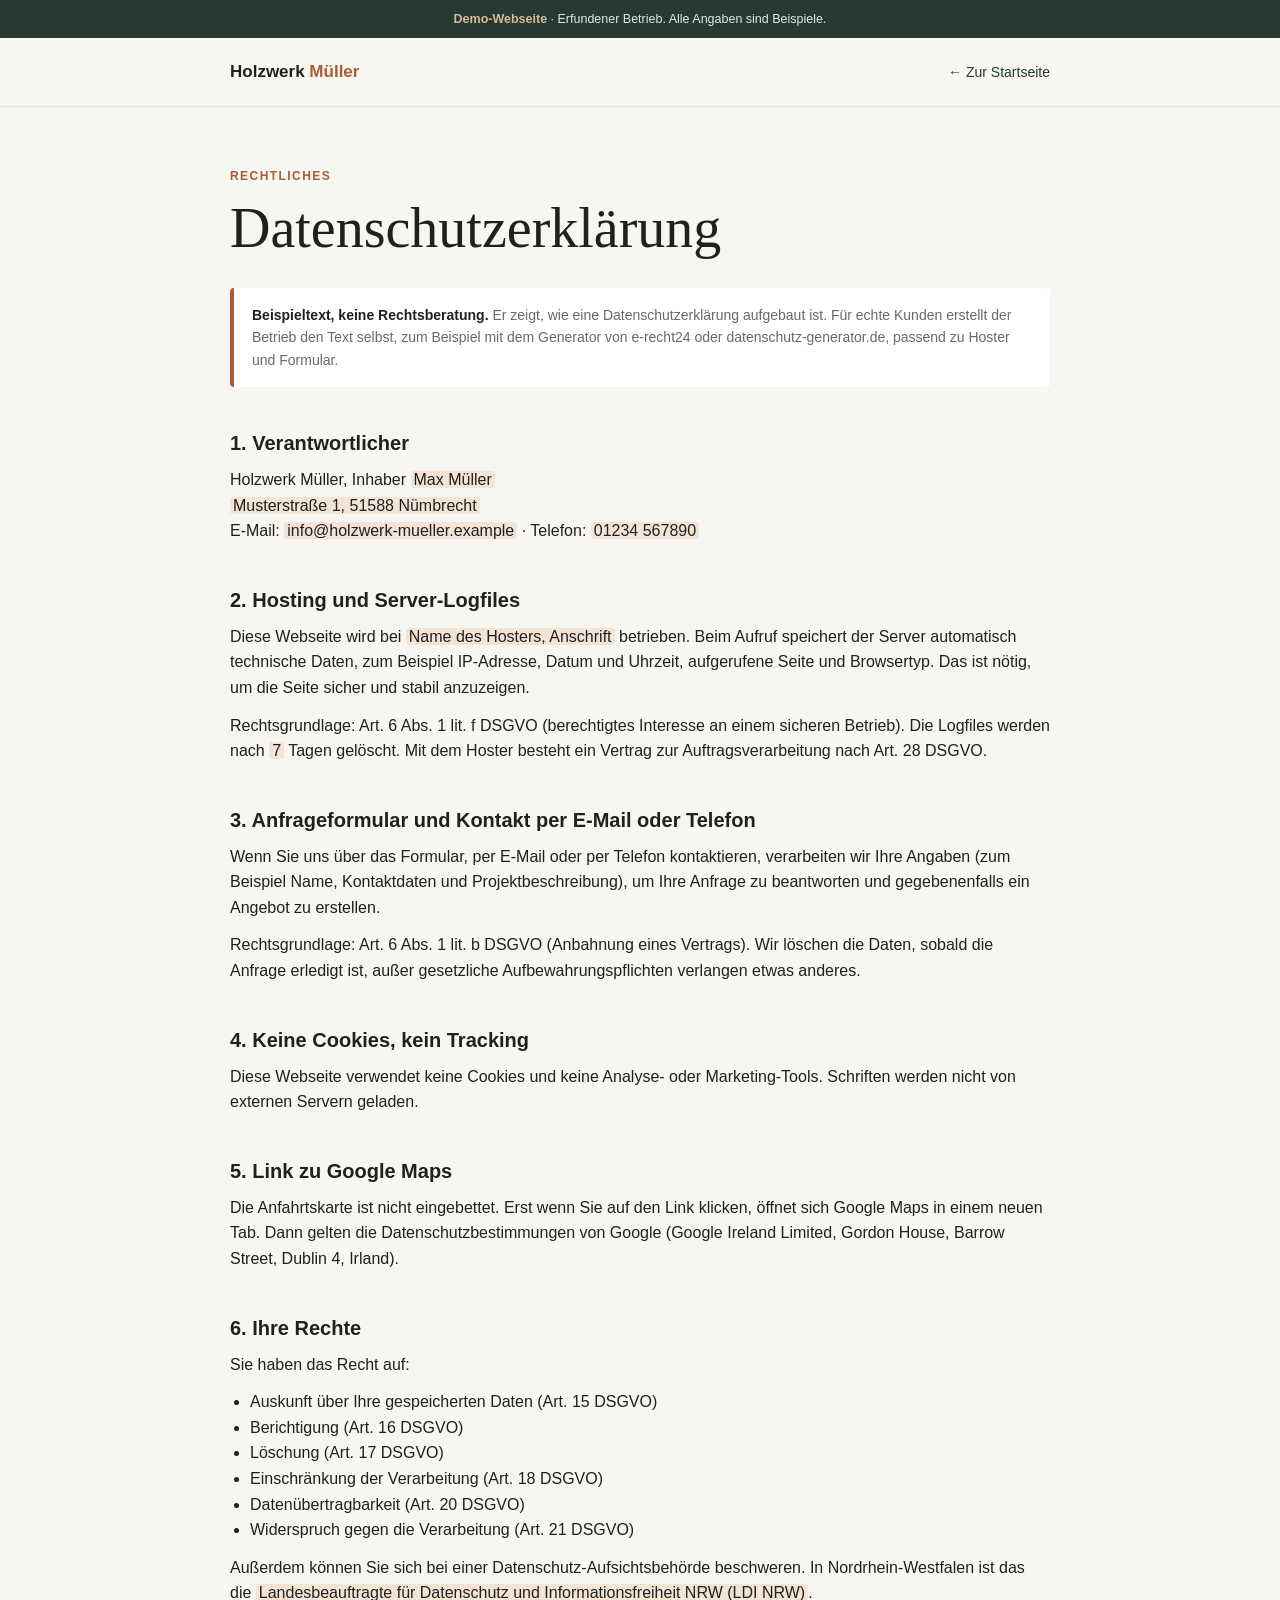
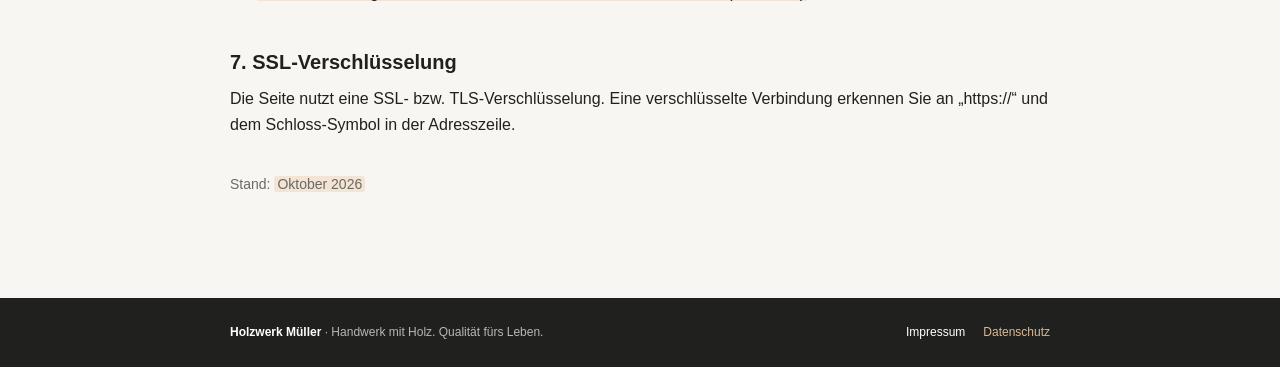
<file: datenschutz.html>
<!DOCTYPE html>
<html lang="de">
<head>
  <meta charset="UTF-8">
  <meta name="viewport" content="width=device-width, initial-scale=1.0">
  <meta name="robots" content="noindex">
  <title>Datenschutz – Holzwerk Müller</title>
  <link rel="stylesheet" href="rechtstexte.css">
</head>
<body>
  <div class="demo-bar" role="note"><strong>Demo-Webseite</strong> · Erfundener Betrieb. Alle Angaben sind Beispiele.</div>
  <header class="site-header">
    <div class="nav-wrap">
      <a class="brand" href="index.html">Holzwerk <span>Müller</span></a>
      <a class="back" href="index.html">← Zur Startseite</a>
    </div>
  </header>

  <main>
    <p class="eyebrow">Rechtliches</p>
    <h1>Datenschutzerklärung</h1>

    <p class="hint"><strong>Beispieltext, keine Rechtsberatung.</strong> Er zeigt, wie eine Datenschutzerklärung aufgebaut ist. Für echte Kunden erstellt der Betrieb den Text selbst, zum Beispiel mit dem Generator von e-recht24 oder datenschutz-generator.de, passend zu Hoster und Formular.</p>

    <h2>1. Verantwortlicher</h2>
    <p>
      Holzwerk Müller, Inhaber <span class="placeholder">Max Müller</span><br>
      <span class="placeholder">Musterstraße 1, 51588 Nümbrecht</span><br>
      E-Mail: <span class="placeholder">info@holzwerk-mueller.example</span> · Telefon: <span class="placeholder">01234 567890</span>
    </p>

    <h2>2. Hosting und Server-Logfiles</h2>
    <p>Diese Webseite wird bei <span class="placeholder">Name des Hosters, Anschrift</span> betrieben. Beim Aufruf speichert der Server automatisch technische Daten, zum Beispiel IP-Adresse, Datum und Uhrzeit, aufgerufene Seite und Browsertyp. Das ist nötig, um die Seite sicher und stabil anzuzeigen.</p>
    <p>Rechtsgrundlage: Art. 6 Abs. 1 lit. f DSGVO (berechtigtes Interesse an einem sicheren Betrieb). Die Logfiles werden nach <span class="placeholder">7</span> Tagen gelöscht. Mit dem Hoster besteht ein Vertrag zur Auftragsverarbeitung nach Art. 28 DSGVO.</p>

    <h2>3. Anfrageformular und Kontakt per E-Mail oder Telefon</h2>
    <p>Wenn Sie uns über das Formular, per E-Mail oder per Telefon kontaktieren, verarbeiten wir Ihre Angaben (zum Beispiel Name, Kontaktdaten und Projektbeschreibung), um Ihre Anfrage zu beantworten und gegebenenfalls ein Angebot zu erstellen.</p>
    <p>Rechtsgrundlage: Art. 6 Abs. 1 lit. b DSGVO (Anbahnung eines Vertrags). Wir löschen die Daten, sobald die Anfrage erledigt ist, außer gesetzliche Aufbewahrungspflichten verlangen etwas anderes.</p>

    <h2>4. Keine Cookies, kein Tracking</h2>
    <p>Diese Webseite verwendet keine Cookies und keine Analyse- oder Marketing-Tools. Schriften werden nicht von externen Servern geladen.</p>

    <h2>5. Link zu Google Maps</h2>
    <p>Die Anfahrtskarte ist nicht eingebettet. Erst wenn Sie auf den Link klicken, öffnet sich Google Maps in einem neuen Tab. Dann gelten die Datenschutzbestimmungen von Google (Google Ireland Limited, Gordon House, Barrow Street, Dublin 4, Irland).</p>

    <h2>6. Ihre Rechte</h2>
    <p>Sie haben das Recht auf:</p>
    <ul>
      <li>Auskunft über Ihre gespeicherten Daten (Art. 15 DSGVO)</li>
      <li>Berichtigung (Art. 16 DSGVO)</li>
      <li>Löschung (Art. 17 DSGVO)</li>
      <li>Einschränkung der Verarbeitung (Art. 18 DSGVO)</li>
      <li>Datenübertragbarkeit (Art. 20 DSGVO)</li>
      <li>Widerspruch gegen die Verarbeitung (Art. 21 DSGVO)</li>
    </ul>
    <p>Außerdem können Sie sich bei einer Datenschutz-Aufsichtsbehörde beschweren. In Nordrhein-Westfalen ist das die <span class="placeholder">Landesbeauftragte für Datenschutz und Informationsfreiheit NRW (LDI NRW)</span>.</p>

    <h2>7. SSL-Verschlüsselung</h2>
    <p>Die Seite nutzt eine SSL- bzw. TLS-Verschlüsselung. Eine verschlüsselte Verbindung erkennen Sie an „https://“ und dem Schloss-Symbol in der Adresszeile.</p>

    <p style="margin-top: 36px; color: var(--muted); font-size: 14px;">Stand: <span class="placeholder">Oktober 2026</span></p>
  </main>

  <footer>
    <p><strong>Holzwerk Müller</strong> · Handwerk mit Holz. Qualität fürs Leben.</p>
    <nav class="footer-links" aria-label="Rechtliches">
      <a href="impressum.html">Impressum</a>
      <a href="datenschutz.html" aria-current="page">Datenschutz</a>
    </nav>
  </footer>
</body>
</html>
</file>
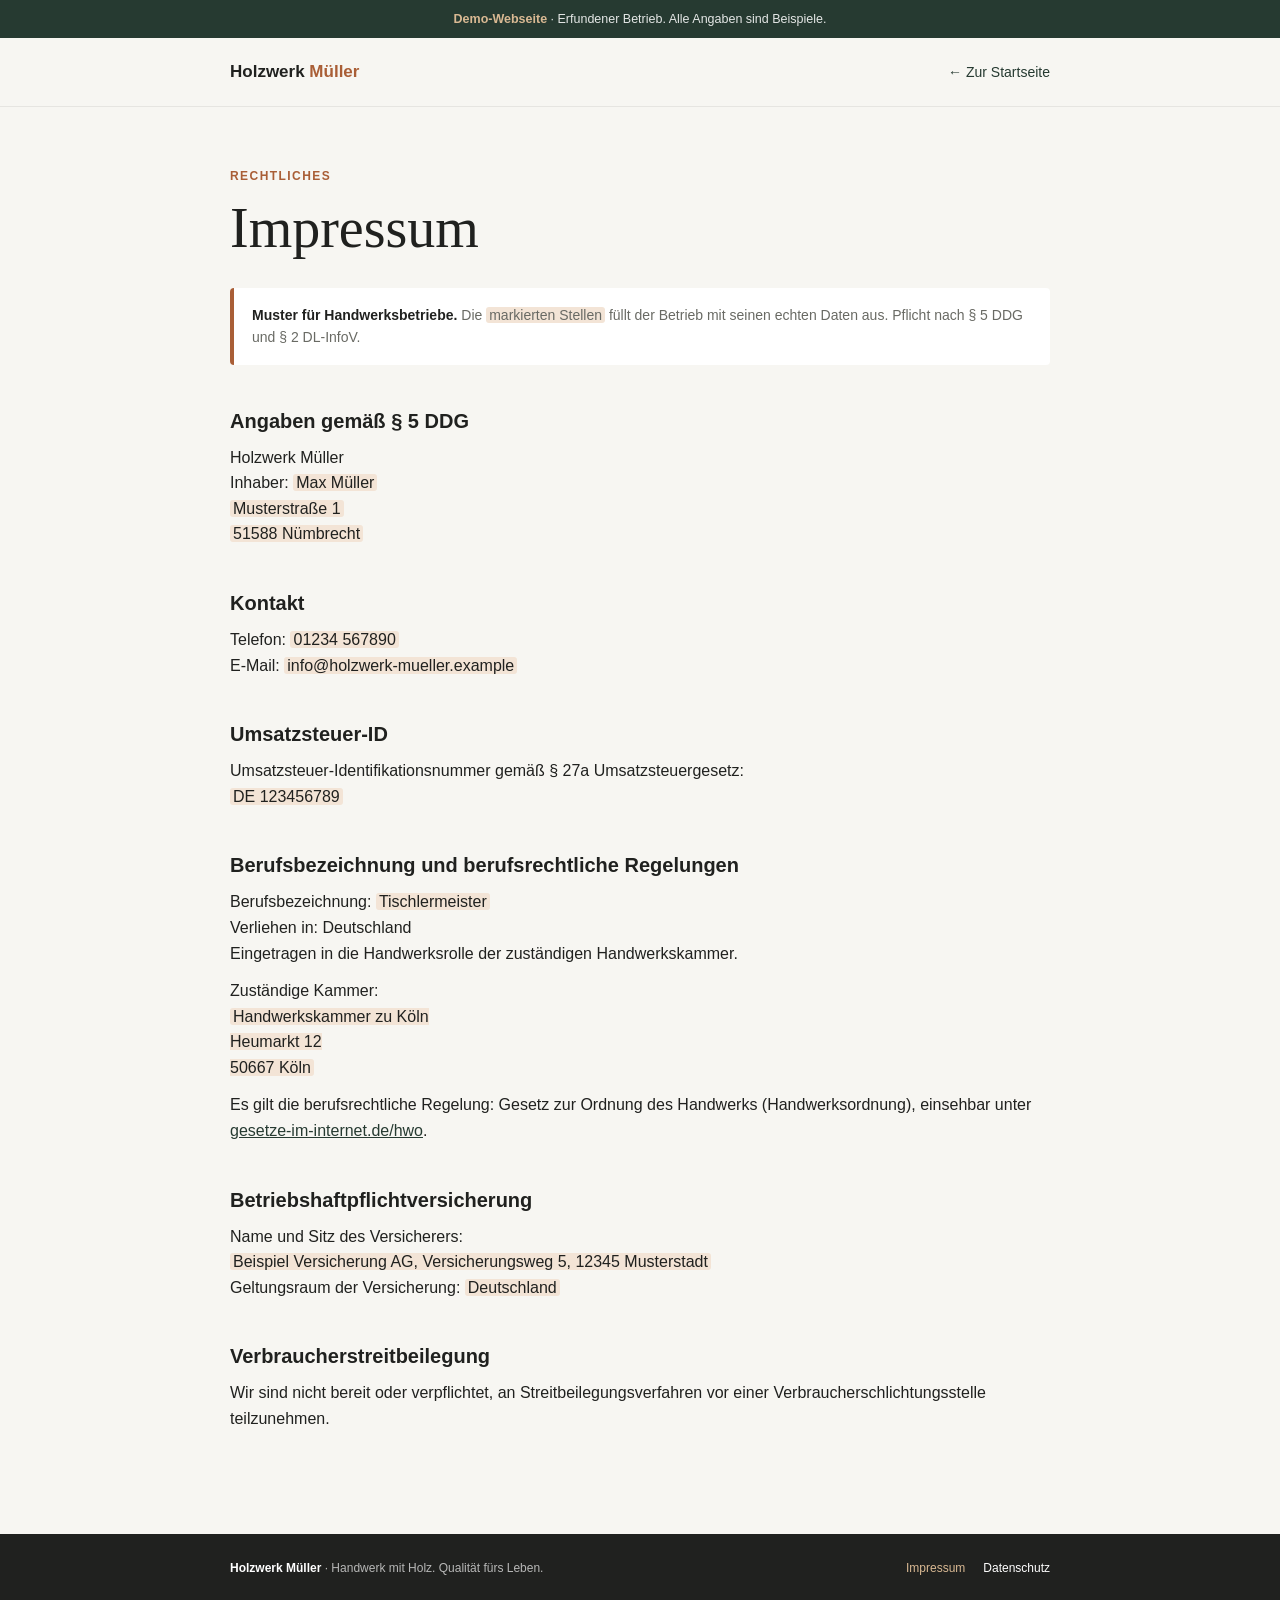
<file: impressum.html>
<!DOCTYPE html>
<html lang="de">
<head>
  <meta charset="UTF-8">
  <meta name="viewport" content="width=device-width, initial-scale=1.0">
  <meta name="robots" content="noindex">
  <title>Impressum – Holzwerk Müller</title>
  <link rel="stylesheet" href="rechtstexte.css">
</head>
<body>
  <div class="demo-bar" role="note"><strong>Demo-Webseite</strong> · Erfundener Betrieb. Alle Angaben sind Beispiele.</div>
  <header class="site-header">
    <div class="nav-wrap">
      <a class="brand" href="index.html">Holzwerk <span>Müller</span></a>
      <a class="back" href="index.html">← Zur Startseite</a>
    </div>
  </header>

  <main>
    <p class="eyebrow">Rechtliches</p>
    <h1>Impressum</h1>

    <p class="hint"><strong>Muster für Handwerksbetriebe.</strong> Die <span class="placeholder">markierten Stellen</span> füllt der Betrieb mit seinen echten Daten aus. Pflicht nach § 5 DDG und § 2 DL-InfoV.</p>

    <h2>Angaben gemäß § 5 DDG</h2>
    <p>
      Holzwerk Müller<br>
      Inhaber: <span class="placeholder">Max Müller</span><br>
      <span class="placeholder">Musterstraße 1</span><br>
      <span class="placeholder">51588 Nümbrecht</span>
    </p>

    <h2>Kontakt</h2>
    <p>
      Telefon: <span class="placeholder">01234 567890</span><br>
      E-Mail: <span class="placeholder">info@holzwerk-mueller.example</span>
    </p>

    <h2>Umsatzsteuer-ID</h2>
    <p>Umsatzsteuer-Identifikationsnummer gemäß § 27a Umsatzsteuergesetz:<br><span class="placeholder">DE 123456789</span></p>

    <h2>Berufsbezeichnung und berufsrechtliche Regelungen</h2>
    <p>
      Berufsbezeichnung: <span class="placeholder">Tischlermeister</span><br>
      Verliehen in: Deutschland<br>
      Eingetragen in die Handwerksrolle der zuständigen Handwerkskammer.
    </p>
    <p>
      Zuständige Kammer:<br>
      <span class="placeholder">Handwerkskammer zu Köln<br>
      Heumarkt 12<br>
      50667 Köln</span>
    </p>
    <p>Es gilt die berufsrechtliche Regelung: Gesetz zur Ordnung des Handwerks (Handwerksordnung), einsehbar unter <a href="https://www.gesetze-im-internet.de/hwo/" target="_blank" rel="noreferrer">gesetze-im-internet.de/hwo</a>.</p>

    <h2>Betriebshaftpflichtversicherung</h2>
    <p>
      Name und Sitz des Versicherers:<br>
      <span class="placeholder">Beispiel Versicherung AG, Versicherungsweg 5, 12345 Musterstadt</span><br>
      Geltungsraum der Versicherung: <span class="placeholder">Deutschland</span>
    </p>

    <h2>Verbraucherstreitbeilegung</h2>
    <p>Wir sind nicht bereit oder verpflichtet, an Streitbeilegungsverfahren vor einer Verbraucherschlichtungsstelle teilzunehmen.</p>
  </main>

  <footer>
    <p><strong>Holzwerk Müller</strong> · Handwerk mit Holz. Qualität fürs Leben.</p>
    <nav class="footer-links" aria-label="Rechtliches">
      <a href="impressum.html" aria-current="page">Impressum</a>
      <a href="datenschutz.html">Datenschutz</a>
    </nav>
  </footer>
</body>
</html>
</file>
<file: funkenwerk/style.css>
/* =========================================================
   FUNKENWERK – Metallbau & Kunstschmiede (fiktiv)
   ========================================================= */

:root {
  --bg: #0c0b0a;
  --bg-2: #13110f;
  --surface: #1a1714;
  --line: rgba(255, 240, 225, .09);
  --text: #f4efe9;
  --muted: #a39a90;
  --ember: #ff6a1a;
  --ember-2: #ffb347;
  --ember-glow: rgba(255, 106, 26, .35);
  --radius: 22px;
  --ease: cubic-bezier(.2, .8, .2, 1);
  --font: "Segoe UI Variable Display", "Segoe UI", system-ui, -apple-system, "Helvetica Neue", Arial, sans-serif;
  --gutter: clamp(16px, 4vw, 48px);
}

*, *::before, *::after { box-sizing: border-box; }
html { scroll-behavior: smooth; scroll-padding-top: 80px; }
body {
  margin: 0;
  background: var(--bg);
  color: var(--text);
  font-family: var(--font);
  font-size: 17px;
  line-height: 1.6;
  -webkit-font-smoothing: antialiased;
  overflow-x: hidden;
}
main { overflow-x: clip; }
body.no-scroll { overflow: hidden; }
img, svg { display: block; max-width: 100%; }
a { color: inherit; text-decoration: none; }
button { font: inherit; color: inherit; cursor: pointer; }
::selection { background: var(--ember); color: #000; }
:focus-visible { outline: 2px solid var(--ember-2); outline-offset: 3px; border-radius: 6px; }

/* Körnung über allem für einen "analogen" Look */
body::after {
  content: "";
  position: fixed; inset: 0;
  pointer-events: none; z-index: 100;
  opacity: .05;
  background-image: url("data:image/svg+xml,%3Csvg xmlns='http://www.w3.org/2000/svg' width='160' height='160'%3E%3Cfilter id='n'%3E%3CfeTurbulence type='fractalNoise' baseFrequency='.9' numOctaves='3' stitchTiles='stitch'/%3E%3C/filter%3E%3Crect width='100%25' height='100%25' filter='url(%23n)'/%3E%3C/svg%3E");
}

.container { width: min(1200px, 100%); margin: 0 auto; padding: 0 var(--gutter); }
.section { padding: clamp(80px, 12vw, 160px) 0; position: relative; }

h1, h2, h3 { margin: 0; line-height: 1.05; letter-spacing: -.03em; font-weight: 700; }
h2 { font-size: clamp(2.2rem, 5.5vw, 4.4rem); max-width: 14ch; }
h2 em, h1 em { font-style: normal; color: var(--ember); }
h3 { font-size: 1.3rem; letter-spacing: -.01em; }
p { margin: 0; }

.kicker {
  display: inline-flex; align-items: center; gap: 10px;
  font-size: .8rem; font-weight: 600; letter-spacing: .18em; text-transform: uppercase;
  color: var(--ember-2); margin-bottom: 20px;
}
.kicker::before { content: ""; width: 28px; height: 1px; background: currentColor; }

/* ---------- Buttons ---------- */
.btn {
  --bx: 0px; --by: 0px;
  position: relative; display: inline-flex; align-items: center; justify-content: center; gap: 10px;
  padding: 16px 28px; border: 0; border-radius: 999px;
  background: linear-gradient(135deg, var(--ember), #ff8a3d);
  color: #170900; font-weight: 650; font-size: 1rem;
  box-shadow: 0 10px 40px -10px var(--ember-glow), inset 0 1px 0 rgba(255,255,255,.35);
  transform: translate(var(--bx), var(--by));
  transition: transform .35s var(--ease), box-shadow .35s var(--ease), background .35s;
  overflow: hidden; isolation: isolate;
}
.btn::before {
  content: ""; position: absolute; inset: 0; z-index: -1;
  background: linear-gradient(120deg, transparent 30%, rgba(255,255,255,.55) 50%, transparent 70%);
  transform: translateX(-120%); transition: transform .8s var(--ease);
}
.btn:hover::before { transform: translateX(120%); }
.btn:hover { box-shadow: 0 16px 50px -8px rgba(255,106,26,.6), inset 0 1px 0 rgba(255,255,255,.35); }
.btn .arrow { transition: transform .35s var(--ease); }
.btn:hover .arrow { transform: translateX(4px); }
.btn-ghost {
  background: rgba(255,255,255,.04); color: var(--text);
  border: 1px solid rgba(255,255,255,.16); box-shadow: none;
  backdrop-filter: blur(8px);
}
.btn-ghost:hover { border-color: var(--ember); box-shadow: 0 0 30px -10px var(--ember-glow); }
.btn-small { padding: 11px 20px; font-size: .92rem; }
.btn-full { width: 100%; }

/* ---------- Fortschritt & Cursor ---------- */
.progress {
  position: fixed; top: 0; left: 0; height: 2px; width: 100%;
  background: linear-gradient(90deg, var(--ember), var(--ember-2));
  transform-origin: 0 50%; transform: scaleX(0); z-index: 60;
  box-shadow: 0 0 12px var(--ember);
}
.cursor-glow {
  position: fixed; top: 0; left: 0; width: 520px; height: 520px; margin: -260px 0 0 -260px;
  border-radius: 50%; pointer-events: none; z-index: 0;
  background: radial-gradient(circle, rgba(255,106,26,.09), transparent 60%);
  transform: translate(-999px, -999px);
  transition: opacity .4s;
}
@media (hover: none) { .cursor-glow { display: none; } }

/* ---------- Header ---------- */
.header {
  position: fixed; inset: 0 0 auto; z-index: 50;
  display: flex; align-items: center; justify-content: space-between;
  padding: 18px var(--gutter);
  transition: padding .4s var(--ease), background .4s, transform .4s var(--ease), border-color .4s;
  border-bottom: 1px solid transparent;
}
.header.scrolled {
  padding-top: 12px; padding-bottom: 12px;
  background: rgba(12, 11, 10, .72);
  backdrop-filter: blur(16px) saturate(1.4);
  border-color: var(--line);
}
.header.hidden { transform: translateY(-100%); }

.logo { display: inline-flex; align-items: center; gap: 10px; font-weight: 800; letter-spacing: .08em; font-size: 1.05rem; position: relative; z-index: 2; }
.logo svg { width: 28px; height: 28px; fill: var(--ember); filter: drop-shadow(0 0 8px var(--ember-glow)); transition: transform .5s var(--ease); }
.logo:hover svg { transform: rotate(-12deg) scale(1.1); }
.logo b { color: var(--ember); font-weight: 800; }

.nav { display: flex; align-items: center; gap: 34px; }
.nav a:not(.btn) { position: relative; font-size: .95rem; color: #d8d0c7; transition: color .3s; }
.nav a:not(.btn)::after {
  content: ""; position: absolute; left: 0; bottom: -6px; height: 1px; width: 100%;
  background: var(--ember); transform: scaleX(0); transform-origin: right; transition: transform .4s var(--ease);
}
.nav a:not(.btn):hover { color: #fff; }
.nav a:not(.btn):hover::after, .nav a.current::after { transform: scaleX(1); transform-origin: left; }
.nav a.current { color: #fff; }

.burger { display: none; position: relative; z-index: 2; width: 46px; height: 46px; border-radius: 50%; border: 1px solid rgba(255,255,255,.18); background: rgba(255,255,255,.04); }
.burger span { position: absolute; left: 13px; right: 13px; height: 2px; background: var(--text); border-radius: 2px; transition: transform .4s var(--ease), top .4s var(--ease); }
.burger span:first-child { top: 18px; }
.burger span:last-child { top: 26px; }
.burger[aria-expanded="true"] span:first-child { top: 22px; transform: rotate(45deg); }
.burger[aria-expanded="true"] span:last-child { top: 22px; transform: rotate(-45deg); }

/* ---------- Hero ---------- */
.hero {
  position: relative; min-height: 100svh; display: grid; align-items: center;
  padding: 140px var(--gutter) 100px; overflow: hidden;
}
.sparks { position: absolute; inset: 0; width: 100%; height: 100%; }
.hero-glow {
  position: absolute; left: 50%; bottom: -40vh; width: 140vw; height: 80vh; transform: translateX(-50%);
  background: radial-gradient(ellipse at center, rgba(255,106,26,.35), rgba(255,106,26,.08) 40%, transparent 70%);
  filter: blur(20px); animation: breathe 6s ease-in-out infinite;
  pointer-events: none;
}
@keyframes breathe { 50% { opacity: .65; transform: translateX(-50%) scale(1.05); } }

.hero-inner { position: relative; z-index: 2; width: min(1200px, 100%); margin: 0 auto; }
.eyebrow {
  display: inline-flex; align-items: center; gap: 10px;
  padding: 8px 16px; border-radius: 999px; font-size: .85rem; color: #e6ddd3;
  border: 1px solid var(--line); background: rgba(255,255,255,.03); backdrop-filter: blur(6px);
}
.dot { width: 8px; height: 8px; border-radius: 50%; background: var(--ember); box-shadow: 0 0 0 0 var(--ember); animation: pulse 2s infinite; }
@keyframes pulse { 70% { box-shadow: 0 0 0 10px rgba(255,106,26,0); } 100% { box-shadow: 0 0 0 0 rgba(255,106,26,0); } }

.hero-title {
  font-size: clamp(3.2rem, 11vw, 9.5rem); font-weight: 800; letter-spacing: -.055em; line-height: .92;
  margin: 28px 0 32px;
}
.hero-title .line { display: block; overflow: hidden; padding-bottom: .16em; margin-bottom: -.1em; }
.hero-title .word { display: inline-block; transform: translateY(110%) rotate(4deg); opacity: 0; transition: transform 1.1s var(--ease), opacity 1.1s var(--ease); }
.loaded .hero-title .word { transform: none; opacity: 1; }
.glow-text {
  background: linear-gradient(100deg, #ffd29a 0%, var(--ember-2) 25%, var(--ember) 55%, #c63c00 80%, var(--ember-2) 100%);
  background-size: 250% 100%;
  -webkit-background-clip: text; background-clip: text; color: transparent;
  animation: molten 6s linear infinite;
}
@keyframes molten { to { background-position: -250% 0; } }

.hero-text { max-width: 540px; font-size: clamp(1.05rem, 1.6vw, 1.25rem); color: #cfc6bc; }
.hero-actions { display: flex; flex-wrap: wrap; gap: 14px; margin-top: 40px; }

.badge {
  position: absolute; right: clamp(16px, 6vw, 90px); bottom: clamp(90px, 12vh, 140px); z-index: 2;
  width: clamp(120px, 14vw, 180px); aspect-ratio: 1;
}
.badge > svg:first-child { width: 100%; height: 100%; animation: spin 18s linear infinite; }
.badge text { font-size: 13.5px; letter-spacing: 4.4px; fill: #e6ddd3; font-weight: 600; }
.badge-core { position: absolute; inset: 34%; fill: var(--ember); filter: drop-shadow(0 0 14px var(--ember)); animation: flicker 3s infinite; }
@keyframes spin { to { transform: rotate(360deg); } }
@keyframes flicker { 0%,100% { opacity: 1; } 45% { opacity: .85; } 50% { opacity: 1; } 52% { opacity: .7; } 55% { opacity: 1; } }

.scroll-hint {
  position: absolute; left: 50%; bottom: 28px; z-index: 2; transform: translateX(-50%);
  width: 26px; height: 42px; border: 1.5px solid rgba(255,255,255,.3); border-radius: 20px;
}
.scroll-hint span { position: absolute; left: 50%; top: 8px; width: 3px; height: 8px; margin-left: -1.5px; border-radius: 2px; background: var(--ember); animation: wheel 1.8s var(--ease) infinite; }
@keyframes wheel { 0% { opacity: 0; transform: translateY(-4px); } 30% { opacity: 1; } 100% { opacity: 0; transform: translateY(14px); } }

/* ---------- Laufband ---------- */
.marquee {
  overflow: hidden; border-block: 1px solid var(--line); background: var(--bg-2);
  padding: 26px 0; transform: rotate(-1.5deg) scale(1.03); margin: -10px 0;
  position: relative; z-index: 3;
}
.marquee-track { display: flex; width: max-content; gap: 40px; align-items: center; animation: marquee 30s linear infinite; }
.marquee span { font-size: clamp(1.6rem, 4vw, 3rem); font-weight: 800; letter-spacing: -.03em; text-transform: uppercase; color: transparent; -webkit-text-stroke: 1px rgba(255,240,225,.45); transition: color .3s; }
.marquee span:hover { color: var(--ember); -webkit-text-stroke-color: var(--ember); }
.marquee i { font-style: normal; color: var(--ember); font-size: 1.4rem; }
@keyframes marquee { to { transform: translateX(-50%); } }

/* ---------- Über uns ---------- */
.about-grid { display: grid; grid-template-columns: 1.1fr 1fr; gap: 60px; align-items: end; }
.about-text p { font-size: clamp(1.05rem, 1.6vw, 1.25rem); color: #cfc6bc; }
.stats { display: grid; grid-template-columns: repeat(4, 1fr); gap: 1px; margin-top: 90px; background: var(--line); border: 1px solid var(--line); border-radius: var(--radius); overflow: hidden; }
.stat { background: var(--bg); padding: 40px 28px; transition: background .4s; }
.stat:hover { background: var(--bg-2); }
.stat strong { display: block; font-size: clamp(2.6rem, 5vw, 4rem); font-weight: 800; letter-spacing: -.05em; line-height: 1; background: linear-gradient(180deg, #fff, #b5aba1); -webkit-background-clip: text; background-clip: text; color: transparent; font-variant-numeric: tabular-nums; }
.stat span { display: block; margin-top: 10px; color: var(--muted); font-size: .95rem; }

/* ---------- Leistungen ---------- */
.service-grid { display: grid; grid-template-columns: repeat(4, 1fr); gap: 18px; margin-top: 64px; }
.card {
  --mx: 50%; --my: 50%;
  position: relative; padding: 34px 28px 30px; min-height: 340px;
  display: flex; flex-direction: column;
  border-radius: var(--radius); background: var(--surface); border: 1px solid var(--line);
  overflow: hidden; transition: transform .5s var(--ease), border-color .4s;
}
.card::before {
  content: ""; position: absolute; inset: 0; opacity: 0; transition: opacity .4s;
  background: radial-gradient(380px circle at var(--mx) var(--my), rgba(255,106,26,.16), transparent 45%);
}
.card:hover { transform: translateY(-6px); border-color: rgba(255,106,26,.35); }
.card:hover::before { opacity: 1; }
.card > * { position: relative; }
.icon { width: 52px; height: 52px; fill: none; stroke: var(--ember); stroke-width: 1.6; stroke-linecap: round; stroke-linejoin: round; margin-bottom: auto; transition: transform .5s var(--ease); }
.card:hover .icon { transform: scale(1.1) rotate(-4deg); }
.card h3 { margin-top: 48px; }
.card p { margin-top: 12px; color: var(--muted); font-size: .97rem; }
.card-num { position: absolute; top: 26px; right: 26px; font-size: .8rem; color: #6c645c; font-weight: 600; letter-spacing: .1em; }

/* ---------- Referenzen ---------- */
.projects { background: linear-gradient(180deg, var(--bg), var(--bg-2) 30%, var(--bg-2) 70%, var(--bg)); }
.projects-head { display: flex; justify-content: space-between; align-items: end; gap: 30px; flex-wrap: wrap; }
.filters { display: flex; flex-wrap: wrap; gap: 8px; padding: 6px; border-radius: 999px; background: rgba(255,255,255,.03); border: 1px solid var(--line); }
.filter { border: 0; background: none; padding: 9px 18px; border-radius: 999px; color: var(--muted); font-size: .92rem; transition: background .3s, color .3s; }
.filter:hover { color: var(--text); }
.filter.active { background: var(--ember); color: #170900; font-weight: 600; }

.project-grid { display: grid; grid-template-columns: repeat(3, 1fr); gap: 22px; margin-top: 56px; }
.project {
  --rx: 0deg; --ry: 0deg;
  position: relative; text-align: left; padding: 0; border: 1px solid var(--line); border-radius: var(--radius);
  background: var(--surface); overflow: hidden;
  transform: perspective(900px) rotateX(var(--rx)) rotateY(var(--ry));
  transition: transform .5s var(--ease), border-color .4s, opacity .5s var(--ease), box-shadow .5s;
}
.project:hover { border-color: rgba(255,106,26,.4); box-shadow: 0 30px 60px -30px rgba(255,106,26,.35); }
.project.is-hidden { display: none; }
.project.pop { animation: pop .6s var(--ease) both; }
@keyframes pop { from { opacity: 0; transform: translateY(30px) scale(.96); } }

.project-art { position: relative; aspect-ratio: 4 / 3; overflow: hidden; }
.project-art::after { content: ""; position: absolute; inset: 0; background: linear-gradient(180deg, transparent 60%, var(--surface)); pointer-events: none; }
.project-art svg, .modal-art svg {
  position: relative; z-index: 1; width: 100%; height: 100%; padding: 8% 10%;
  fill: none; stroke: #ffd7b0; stroke-width: 2; stroke-linecap: round; stroke-linejoin: round;
  filter: drop-shadow(0 0 6px rgba(255,140,60,.55));
  transition: transform .8s var(--ease);
}
.project:hover .project-art svg { transform: scale(1.06); }
.project-art svg *, .modal-art svg * { stroke-dasharray: 1; stroke-dashoffset: 1; }
.project.in .project-art svg *, .modal[open] .modal-art svg * { animation: draw 2.4s var(--ease) forwards; }
.project-art svg *:nth-child(2), .modal-art svg *:nth-child(2) { animation-delay: .25s !important; }
.project-art svg *:nth-child(3), .modal-art svg *:nth-child(3) { animation-delay: .5s !important; }
.project-art svg *:nth-child(4), .modal-art svg *:nth-child(4) { animation-delay: .75s !important; }
.project-art svg *:nth-child(5), .modal-art svg *:nth-child(5) { animation-delay: 1s !important; }
.project-art svg *:nth-child(6), .modal-art svg *:nth-child(6) { animation-delay: 1.2s !important; }
@keyframes draw { to { stroke-dashoffset: 0; } }

/* Hintergründe der Projektbilder: glühendes "Metall" */
.art-1 { background: radial-gradient(circle at 20% 90%, rgba(255,106,26,.45), transparent 50%), repeating-linear-gradient(90deg, #1f1b17 0 2px, #191613 2px 40px); }
.art-2 { background: radial-gradient(circle at 50% 30%, rgba(255,150,60,.35), transparent 55%), linear-gradient(160deg, #241c15, #120f0d); }
.art-3 { background: radial-gradient(circle at 80% 80%, rgba(255,106,26,.35), transparent 50%), repeating-linear-gradient(0deg, #1c1814 0 1px, #16130f 1px 24px); }
.art-4 { background: radial-gradient(circle at 50% 75%, rgba(255,90,20,.55), transparent 55%), #120e0b; }
.art-5 { background: radial-gradient(circle at 30% 20%, rgba(255,170,80,.3), transparent 50%), repeating-linear-gradient(45deg, #1d1915 0 2px, #171410 2px 30px); }
.art-6 { background: radial-gradient(circle at 85% 50%, rgba(255,106,26,.4), transparent 50%), linear-gradient(200deg, #221b15, #110e0c); }

.project-info { padding: 4px 26px 26px; position: relative; z-index: 1; }
.project-info h3 { margin-top: 12px; }
.project-info p { margin-top: 6px; color: var(--muted); font-size: .92rem; }
.tag { display: inline-block; padding: 4px 12px; border-radius: 999px; font-size: .75rem; font-weight: 600; letter-spacing: .06em; text-transform: uppercase; color: var(--ember-2); background: rgba(255,106,26,.1); border: 1px solid rgba(255,106,26,.25); }
.project-open {
  position: absolute; top: 18px; right: 18px; z-index: 2;
  width: 44px; height: 44px; display: grid; place-items: center; border-radius: 50%;
  font-size: 1.5rem; font-weight: 300; background: rgba(12,11,10,.6); backdrop-filter: blur(8px);
  border: 1px solid rgba(255,255,255,.15); transition: transform .5s var(--ease), background .3s;
}
.project:hover .project-open { transform: rotate(90deg); background: var(--ember); color: #170900; }

/* ---------- Ablauf ---------- */
.timeline { --fill: 0; list-style: none; margin: 70px 0 0; padding: 0; display: grid; grid-template-columns: repeat(4, 1fr); gap: 30px; position: relative; }
.timeline::before, .timeline::after { content: ""; position: absolute; top: 27px; left: 28px; right: 28px; height: 2px; background: var(--line); }
.timeline::after { background: linear-gradient(90deg, var(--ember), var(--ember-2)); transform-origin: left; transform: scaleX(var(--fill)); box-shadow: 0 0 12px var(--ember); }
.step { position: relative; z-index: 1; }
.step-num {
  display: grid; place-items: center; width: 56px; height: 56px; border-radius: 50%;
  background: var(--bg); border: 1px solid rgba(255,106,26,.5); color: var(--ember-2); font-weight: 700;
  transition: background .5s, color .5s, box-shadow .5s;
}
.step.lit .step-num { background: var(--ember); color: #170900; box-shadow: 0 0 30px var(--ember-glow); }
.step h3 { margin-top: 26px; }
.step p { margin-top: 10px; color: var(--muted); font-size: .97rem; }

/* ---------- Kundenstimmen ---------- */
.quotes { text-align: center; }
.quotes .kicker { justify-content: center; }
.quote-slider { position: relative; display: grid; margin-top: 10px; }
.quote { grid-area: 1 / 1; margin: 0; opacity: 0; transform: translateY(20px); transition: opacity .7s var(--ease), transform .7s var(--ease); pointer-events: none; }
.quote.active { opacity: 1; transform: none; pointer-events: auto; }
.quote blockquote { margin: 0 auto; max-width: 900px; font-size: clamp(1.5rem, 3.6vw, 2.8rem); font-weight: 600; line-height: 1.2; letter-spacing: -.025em; }
.quote figcaption { margin-top: 28px; color: var(--ember-2); font-weight: 600; }
.quote-dots { display: flex; justify-content: center; gap: 10px; margin-top: 40px; }
.quote-dots button { width: 10px; height: 10px; padding: 0; border: 0; border-radius: 99px; background: rgba(255,255,255,.2); transition: width .4s var(--ease), background .4s; }
.quote-dots button.active { width: 34px; background: var(--ember); }

/* ---------- Kontakt ---------- */
.contact { background: radial-gradient(ellipse at 0% 100%, rgba(255,106,26,.14), transparent 50%); }
.contact-grid { display: grid; grid-template-columns: 1fr 1.1fr; gap: clamp(40px, 7vw, 100px); align-items: start; }
.contact-side > p { margin-top: 24px; color: #cfc6bc; max-width: 440px; }
.contact-list { list-style: none; padding: 0; margin: 44px 0 0; display: grid; gap: 4px; }
.contact-list li { padding: 16px 0; border-bottom: 1px solid var(--line); display: grid; grid-template-columns: 110px 1fr; gap: 12px; }
.contact-list span { color: var(--muted); font-size: .85rem; text-transform: uppercase; letter-spacing: .1em; padding-top: 2px; }

.form {
  position: relative; padding: clamp(24px, 4vw, 44px); border-radius: 28px;
  background: linear-gradient(180deg, rgba(255,255,255,.04), rgba(255,255,255,.015));
  border: 1px solid var(--line); backdrop-filter: blur(10px);
  box-shadow: 0 40px 80px -40px rgba(0,0,0,.8);
}
.chips { border: 0; padding: 0; margin: 0 0 26px; display: flex; flex-wrap: wrap; gap: 8px; }
.chips legend { font-size: .85rem; color: var(--muted); margin-bottom: 12px; padding: 0; }
.chips label { position: relative; }
.chips input { position: absolute; opacity: 0; inset: 0; cursor: pointer; }
.chips span { display: inline-block; padding: 9px 16px; border-radius: 999px; border: 1px solid rgba(255,255,255,.15); font-size: .9rem; color: #d8d0c7; transition: all .3s var(--ease); }
.chips input:checked + span { background: rgba(255,106,26,.15); border-color: var(--ember); color: #fff; }
.chips input:focus-visible + span { outline: 2px solid var(--ember-2); outline-offset: 2px; }

.field { position: relative; margin-bottom: 18px; }
.field-row { display: grid; grid-template-columns: 1fr 1fr; gap: 14px; }
.field input, .field textarea {
  width: 100%; padding: 26px 18px 10px; border-radius: 14px;
  background: rgba(0,0,0,.25); border: 1px solid rgba(255,255,255,.12); color: var(--text);
  font: inherit; font-size: 1rem; resize: vertical;
  transition: border-color .3s, box-shadow .3s, background .3s;
}
.field input:focus, .field textarea:focus { outline: none; border-color: var(--ember); background: rgba(0,0,0,.35); box-shadow: 0 0 0 4px rgba(255,106,26,.15); }
.field label { position: absolute; left: 19px; top: 18px; color: var(--muted); pointer-events: none; transform-origin: left top; transition: transform .3s var(--ease), color .3s; }
.field input:focus + label, .field input:not(:placeholder-shown) + label,
.field textarea:focus + label, .field textarea:not(:placeholder-shown) + label { transform: translateY(-10px) scale(.75); color: var(--ember-2); }
.error { display: block; max-height: 0; overflow: hidden; color: #ff8f6b; font-size: .82rem; transition: max-height .3s, margin .3s; }
.invalid .error, .check-error.show { max-height: 40px; margin-top: 6px; }
.invalid input, .invalid textarea { border-color: #ff6b4a; animation: shake .4s; }
@keyframes shake { 25% { transform: translateX(-6px); } 75% { transform: translateX(6px); } }

.check { display: flex; gap: 12px; align-items: flex-start; font-size: .88rem; color: var(--muted); cursor: pointer; margin-top: 6px; }
.check input { appearance: none; flex: none; width: 22px; height: 22px; margin: 1px 0 0; border-radius: 6px; border: 1px solid rgba(255,255,255,.25); background: rgba(0,0,0,.25); display: grid; place-items: center; cursor: pointer; transition: all .3s; }
.check input:checked { background: var(--ember); border-color: var(--ember); }
.check input:checked::after { content: ""; width: 6px; height: 11px; border: solid #170900; border-width: 0 2px 2px 0; transform: rotate(45deg) translate(-1px, -1px); }
.check-error { margin-left: 34px; }
.form .btn-full { margin-top: 26px; }
.form-note { margin-top: 14px; text-align: center; font-size: .8rem; color: #776e65; }

.btn.loading { pointer-events: none; color: transparent; }
.btn.loading::after { content: ""; position: absolute; width: 22px; height: 22px; border-radius: 50%; border: 2px solid #170900; border-right-color: transparent; animation: spin .7s linear infinite; }

.success {
  position: absolute; inset: 0; border-radius: inherit; padding: 30px;
  display: flex; flex-direction: column; align-items: center; justify-content: center; text-align: center; gap: 12px;
  background: rgba(19,17,15,.96); backdrop-filter: blur(10px);
  animation: fade .5s var(--ease);
}
.success[hidden] { display: none; }
.success svg { width: 84px; height: 84px; fill: none; stroke: var(--ember); stroke-width: 2.5; stroke-linecap: round; stroke-linejoin: round; margin-bottom: 10px; filter: drop-shadow(0 0 12px var(--ember-glow)); }
.success circle { stroke-dasharray: 152; stroke-dashoffset: 152; animation: dash .8s var(--ease) forwards; }
.success path { stroke-dasharray: 40; stroke-dashoffset: 40; animation: dash .5s .6s var(--ease) forwards; }
.success h3 { font-size: 1.8rem; }
.success p { color: var(--muted); max-width: 320px; }
.success .btn { margin-top: 14px; }
@keyframes dash { to { stroke-dashoffset: 0; } }
@keyframes fade { from { opacity: 0; transform: scale(.97); } }

/* ---------- Footer ---------- */
.footer { border-top: 1px solid var(--line); padding: 44px 0; }
.footer-inner { display: flex; flex-wrap: wrap; align-items: center; justify-content: space-between; gap: 18px 40px; color: var(--muted); font-size: .9rem; }
.demo-note { flex-basis: 100%; font-size: .8rem; color: #6c645c; }

/* ---------- Modal ---------- */
.modal {
  width: min(980px, calc(100% - 32px)); max-height: calc(100svh - 32px); padding: 0;
  border: 1px solid rgba(255,106,26,.3); border-radius: 28px;
  background: var(--surface); color: var(--text);
  display: grid; grid-template-columns: 1.1fr 1fr; overflow: auto;
  box-shadow: 0 50px 120px -30px rgba(0,0,0,.9), 0 0 80px -40px var(--ember);
}
.modal:not([open]) { display: none; }
.modal[open] { animation: modalIn .6s var(--ease); }
.modal::backdrop { background: rgba(5,4,3,.75); backdrop-filter: blur(8px); animation: fade .4s; }
@keyframes modalIn { from { opacity: 0; transform: translateY(40px) scale(.95); } }
.modal-art { min-height: 320px; }
.modal-body { padding: clamp(28px, 4vw, 48px); display: flex; flex-direction: column; align-items: flex-start; }
.modal-body h3 { font-size: clamp(1.8rem, 3.5vw, 2.6rem); margin-top: 16px; }
.modal-place { color: var(--ember-2); margin-top: 8px; }
.modal-desc { color: #cfc6bc; margin-top: 18px; }
.modal-facts { margin: 26px 0 30px; display: grid; gap: 0; width: 100%; }
.modal-facts div { display: grid; grid-template-columns: 100px 1fr; padding: 12px 0; border-bottom: 1px solid var(--line); }
.modal-facts dt { color: var(--muted); font-size: .85rem; text-transform: uppercase; letter-spacing: .1em; padding-top: 2px; }
.modal-facts dd { margin: 0; }
.modal-cta { margin-top: auto; }
.modal-close { position: absolute; top: 16px; right: 16px; z-index: 3; width: 44px; height: 44px; border-radius: 50%; border: 1px solid rgba(255,255,255,.15); background: rgba(12,11,10,.6); font-size: 1.6rem; line-height: 1; transition: transform .4s var(--ease), background .3s; }
.modal-close:hover { transform: rotate(90deg); background: var(--ember); color: #170900; }

/* ---------- Scroll-Reveal ---------- */
.reveal { opacity: 0; transform: translateY(40px); transition: opacity 1s var(--ease), transform 1s var(--ease); transition-delay: var(--d, 0s); }
.reveal.in { opacity: 1; transform: none; }
.project.reveal.in { transform: perspective(900px) rotateX(var(--rx)) rotateY(var(--ry)); }
.hero .reveal { transition-delay: calc(var(--d, 0s) + .5s); }

/* =========================================================
   Responsive
   ========================================================= */
@media (max-width: 1080px) {
  .service-grid { grid-template-columns: repeat(2, 1fr); }
  .project-grid { grid-template-columns: repeat(2, 1fr); }
  .stats { grid-template-columns: repeat(2, 1fr); }
}

@media (max-width: 860px) {
  .burger { display: block; }
  .nav {
    position: fixed; inset: 0; flex-direction: column; justify-content: center; align-items: flex-start; gap: 6px;
    padding: 100px var(--gutter) 40px;
    background: rgba(12,11,10,.97); backdrop-filter: blur(20px);
    clip-path: circle(0 at calc(100% - 45px) 40px);
    transition: clip-path .7s var(--ease);
    visibility: hidden;
  }
  .nav.open { clip-path: circle(150% at calc(100% - 45px) 40px); visibility: visible; }
  .nav a:not(.btn) { font-size: clamp(2rem, 9vw, 3rem); font-weight: 700; letter-spacing: -.03em; color: var(--text); opacity: 0; transform: translateY(30px); transition: opacity .5s var(--ease), transform .5s var(--ease), color .3s; }
  .nav a:not(.btn)::after { display: none; }
  .nav.open a { opacity: 1; transform: none; }
  .nav.open a:nth-child(1) { transition-delay: .15s; }
  .nav.open a:nth-child(2) { transition-delay: .22s; }
  .nav.open a:nth-child(3) { transition-delay: .29s; }
  .nav.open a:nth-child(4) { transition-delay: .36s; }
  .nav-cta { margin-top: 30px; opacity: 0; transition: opacity .5s .45s; }
  .nav.open .nav-cta { opacity: 1; }
  .header.menu-open { background: transparent; border-color: transparent; backdrop-filter: none; }

  .about-grid, .contact-grid { grid-template-columns: 1fr; gap: 28px; }
  .timeline { grid-template-columns: 1fr; gap: 38px; }
  .timeline::before, .timeline::after { top: 28px; bottom: 28px; left: 27px; right: auto; width: 2px; height: auto; }
  .timeline::after { transform-origin: top; transform: scaleY(var(--fill)); }
  .step { display: grid; grid-template-columns: 56px 1fr; gap: 22px; }
  .step h3 { margin-top: 12px; }
  .modal { grid-template-columns: 1fr; }
  .modal-art { min-height: 0; aspect-ratio: 4 / 3; }
  .badge { display: none; }
}

@media (max-width: 600px) {
  body { font-size: 16px; }
  .service-grid, .project-grid { grid-template-columns: 1fr; }
  .card { min-height: 0; }
  .card h3 { margin-top: 32px; }
  .stats { margin-top: 56px; }
  .stat { padding: 28px 20px; }
  .field-row { grid-template-columns: 1fr; gap: 0; }
  .hero { padding-top: 120px; align-items: center; }
  .hero-actions .btn { width: 100%; }
  .filters { width: 100%; justify-content: space-between; border-radius: 18px; }
  .filter { padding: 8px 12px; }
  .contact-list li { grid-template-columns: 1fr; gap: 2px; }
  .scroll-hint { display: none; }
}

/* Weniger Bewegung, wenn im System so eingestellt */
@media (prefers-reduced-motion: reduce) {
  *, *::before, *::after { animation-duration: .01ms !important; animation-iteration-count: 1 !important; transition-duration: .01ms !important; }
  html { scroll-behavior: auto; }
  .reveal, .hero-title .word { opacity: 1; transform: none; }
  .project-art svg *, .modal-art svg * { stroke-dashoffset: 0; }
}
</file>
<file: rechtstexte.css>
/* Gemeinsame Gestaltung für Impressum und Datenschutz – passend zur Startseite */
:root {
  color-scheme: light;
  --ink: #20211f;
  --muted: #696a64;
  --paper: #f7f6f2;
  --line: #deddd6;
  --wood: #a95e36;
  --forest: #263a31;
  --serif: Georgia, "Times New Roman", serif;
  --sans: "Avenir Next", Avenir, "Segoe UI", sans-serif;
}
* { box-sizing: border-box; }
body {
  margin: 0;
  background: var(--paper);
  color: var(--ink);
  font: 16px/1.6 var(--sans);
  -webkit-font-smoothing: antialiased;
}
a { color: var(--forest); }
a:focus-visible { outline: 3px solid #d18b5b; outline-offset: 4px; }

.demo-bar {
  padding: 9px 20px;
  background: var(--forest);
  color: rgb(255 255 255 / 88%);
  font-size: 12.5px;
  text-align: center;
}
.demo-bar strong { color: #d9b993; }

.site-header { border-bottom: 1px solid rgb(32 33 31 / 8%); }
.nav-wrap {
  width: min(820px, calc(100% - 40px));
  min-height: 68px;
  margin: auto;
  display: flex;
  align-items: center;
  justify-content: space-between;
  gap: 16px;
}
.brand { color: var(--ink); font-size: 17px; font-weight: 700; text-decoration: none; }
.brand span { color: var(--wood); }
.back { font-size: 14px; text-decoration: none; }

main { width: min(820px, calc(100% - 40px)); margin: auto; padding: 60px 0 90px; }
.eyebrow {
  margin: 0 0 12px;
  color: var(--wood);
  font-size: 12px;
  font-weight: 650;
  letter-spacing: .12em;
  text-transform: uppercase;
}
h1 { margin: 0 0 28px; font-family: var(--serif); font-size: clamp(38px, 6vw, 56px); font-weight: 400; line-height: 1.1; }
h2 { margin: 40px 0 8px; font-size: 20px; font-weight: 650; }
h3 { margin: 22px 0 4px; font-size: 16px; font-weight: 650; }
p, ul { margin: 0 0 12px; }
ul { padding-left: 20px; }

.hint {
  margin: 0 0 32px;
  padding: 16px 18px;
  border-left: 4px solid var(--wood);
  border-radius: 4px;
  background: #fff;
  color: var(--muted);
  font-size: 14px;
}
.hint strong { color: var(--ink); }
.placeholder { padding: 0 3px; border-radius: 3px; background: #f3e4d6; }

footer {
  display: flex;
  flex-wrap: wrap;
  justify-content: space-between;
  gap: 12px 20px;
  padding: 25px max(20px, calc((100% - 820px) / 2));
  background: var(--ink);
  color: rgb(255 255 255 / 68%);
  font-size: 12px;
}
footer p { margin: 0; }
footer strong { color: #fff; font-weight: 600; }
.footer-links { display: flex; gap: 18px; }
.footer-links a { color: #fff; text-decoration: none; }
.footer-links a[aria-current="page"] { color: #d9b993; }
</file>
